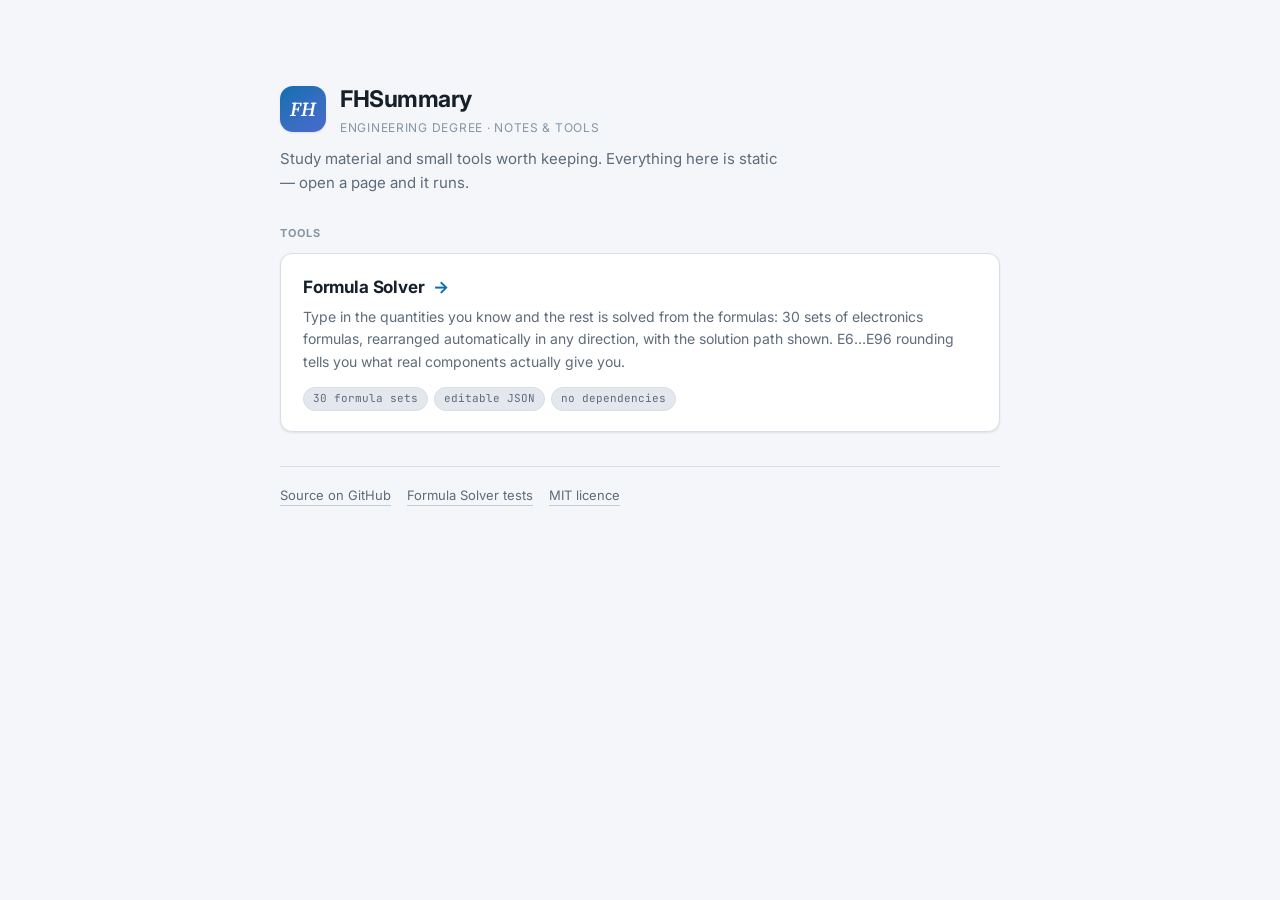
<file: index.html>
<!DOCTYPE html>
<html lang="en">
<head>
<meta charset="utf-8">
<meta name="viewport" content="width=device-width, initial-scale=1">
<title>FHSummary</title>
<meta name="description" content="Study material and small tools from an electrical engineering degree.">
<link rel="preconnect" href="https://fonts.googleapis.com">
<link rel="preconnect" href="https://fonts.gstatic.com" crossorigin>
<link href="https://fonts.googleapis.com/css2?family=Inter:wght@400;500;600;700&family=JetBrains+Mono:wght@400;500&family=Source+Serif+4:ital,wght@1,600&display=swap" rel="stylesheet">
<link rel="icon" href="data:image/svg+xml,%3Csvg xmlns='http://www.w3.org/2000/svg' viewBox='0 0 100 100'%3E%3Crect width='100' height='100' rx='22' fill='%230b6fb0'/%3E%3Ctext x='50' y='72' font-size='58' font-family='Georgia,serif' font-style='italic' fill='white' text-anchor='middle'%3EFH%3C/text%3E%3C/svg%3E">
<style>
  :root {
    --bg: #f4f6f9; --card: #fff; --sunken: #e4e8ee;
    --line: #d7dee7; --line-strong: #c2ccd8;
    --fg: #16202b; --dim: #5d6b7a; --faint: #8695a5;
    --accent: #0b6fb0; --accent-fg: #fff; --accent-soft: rgba(11, 111, 176, 0.1);
    --shadow: 0 1px 2px rgba(16, 28, 40, 0.06), 0 1px 3px rgba(16, 28, 40, 0.04);
    --shadow-lift: 0 10px 30px rgba(16, 28, 40, 0.1);
  }
  :root:not([data-theme="light"]) { color-scheme: light dark; }
  @media (prefers-color-scheme: dark) {
    :root:not([data-theme="light"]) {
      --bg: #0e1319; --card: #161d26; --sunken: #11171e;
      --line: #27313d; --line-strong: #38475a;
      --fg: #e4ebf3; --dim: #93a2b4; --faint: #6b7b8d;
      --accent: #4cc2ff; --accent-fg: #06202e; --accent-soft: rgba(76, 194, 255, 0.14);
      --shadow: 0 1px 2px rgba(0, 0, 0, 0.4);
      --shadow-lift: 0 12px 34px rgba(0, 0, 0, 0.5);
    }
  }
  :root[data-theme="dark"] {
    --bg: #0e1319; --card: #161d26; --sunken: #11171e;
    --line: #27313d; --line-strong: #38475a;
    --fg: #e4ebf3; --dim: #93a2b4; --faint: #6b7b8d;
    --accent: #4cc2ff; --accent-fg: #06202e; --accent-soft: rgba(76, 194, 255, 0.14);
    --shadow: 0 1px 2px rgba(0, 0, 0, 0.4);
    --shadow-lift: 0 12px 34px rgba(0, 0, 0, 0.5);
  }

  * { box-sizing: border-box; }
  body {
    margin: 0;
    padding: 9vh 20px 60px;
    background: var(--bg);
    color: var(--fg);
    font: 15px/1.6 "Inter", "Segoe UI", system-ui, -apple-system, sans-serif;
    -webkit-font-smoothing: antialiased;
  }
  .wrap { max-width: 720px; margin: 0 auto; }

  header { display: flex; align-items: center; gap: 14px; margin-bottom: 10px; }
  .mark {
    width: 46px; height: 46px; flex: none;
    display: grid; place-items: center;
    border-radius: 13px;
    background: linear-gradient(145deg, var(--accent), color-mix(in oklab, var(--accent) 62%, #7c5cff));
    color: var(--accent-fg);
    font-family: "Source Serif 4", Georgia, serif;
    font-style: italic; font-weight: 600; font-size: 20px;
    box-shadow: var(--shadow);
  }
  h1 { font-size: 23px; margin: 0; letter-spacing: -0.02em; }
  .tag { color: var(--faint); font-size: 12px; letter-spacing: 0.06em; text-transform: uppercase; }
  .lede { color: var(--dim); margin: 0 0 30px; max-width: 56ch; }

  .eyebrow {
    font-size: 11px; font-weight: 700; letter-spacing: 0.09em;
    text-transform: uppercase; color: var(--faint);
    margin: 0 0 10px;
  }

  .card {
    display: block;
    padding: 20px 22px;
    border: 1px solid var(--line);
    border-radius: 12px;
    background: var(--card);
    box-shadow: var(--shadow);
    text-decoration: none;
    color: inherit;
    transition: transform 0.15s ease, border-color 0.15s ease, box-shadow 0.15s ease;
  }
  .card:hover, .card:focus-visible {
    transform: translateY(-2px);
    border-color: var(--accent);
    box-shadow: var(--shadow-lift);
    outline: none;
  }
  .card h2 { font-size: 17px; margin: 0 0 5px; letter-spacing: -0.01em; }
  .card h2 .arrow { color: var(--accent); margin-left: 5px; }
  .card p { margin: 0; color: var(--dim); font-size: 14px; }
  .chips { display: flex; flex-wrap: wrap; gap: 6px; margin-top: 14px; }
  .chip {
    font-family: "JetBrains Mono", ui-monospace, monospace;
    font-size: 11px;
    color: var(--dim);
    background: var(--sunken);
    border: 1px solid var(--line);
    border-radius: 999px;
    padding: 2px 9px;
  }

  footer {
    margin-top: 34px;
    padding-top: 18px;
    border-top: 1px solid var(--line);
    color: var(--faint);
    font-size: 13px;
    display: flex;
    gap: 16px;
    flex-wrap: wrap;
  }
  footer a { color: var(--dim); text-decoration: none; border-bottom: 1px solid var(--line-strong); }
  footer a:hover { color: var(--accent); border-color: var(--accent); }

  @media (prefers-reduced-motion: reduce) { * { transition: none !important; } }
</style>
</head>
<body>
<div class="wrap">
  <header>
    <div class="mark">FH</div>
    <div>
      <h1>FHSummary</h1>
      <div class="tag">Engineering degree &middot; notes &amp; tools</div>
    </div>
  </header>

  <p class="lede">
    Study material and small tools worth keeping. Everything here is static —
    open a page and it runs.
  </p>

  <p class="eyebrow">Tools</p>

  <a class="card" href="formula-solver/">
    <h2>Formula Solver <span class="arrow">&rarr;</span></h2>
    <p>
      Type in the quantities you know and the rest is solved from the formulas:
      30 sets of electronics formulas, rearranged automatically in any direction,
      with the solution path shown. E6…E96 rounding tells you what real
      components actually give you.
    </p>
    <div class="chips">
      <span class="chip">30 formula sets</span>
      <span class="chip">editable JSON</span>
      <span class="chip">no dependencies</span>
    </div>
  </a>

  <footer>
    <a href="https://github.com/MelDeubelbeiss/FHSummary">Source on GitHub</a>
    <a href="formula-solver/tests.html">Formula Solver tests</a>
    <a href="https://github.com/MelDeubelbeiss/FHSummary/blob/main/LICENSE">MIT licence</a>
  </footer>
</div>
</body>
</html>
</file>
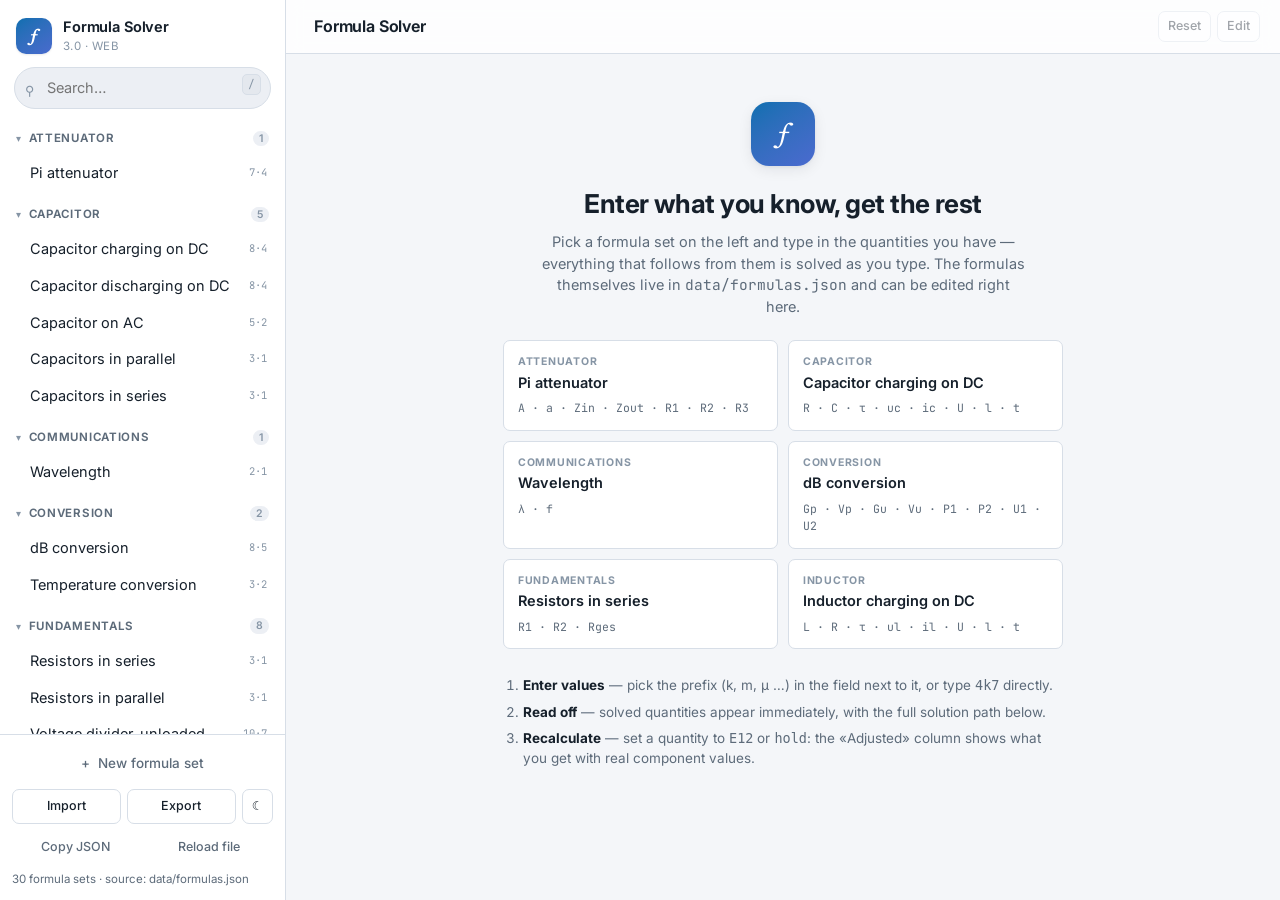
<file: formula-solver/index.html>
<!DOCTYPE html>
<html lang="en">
<head>
<meta charset="utf-8">
<meta name="viewport" content="width=device-width, initial-scale=1">
<title>Formula Solver</title>
<meta name="description" content="Type in the quantities you know and the rest is solved from the formulas. The formula sets come from a JSON file.">
<link rel="preconnect" href="https://fonts.googleapis.com">
<link rel="preconnect" href="https://fonts.gstatic.com" crossorigin>
<link href="https://fonts.googleapis.com/css2?family=Inter:wght@400;500;600;700&family=JetBrains+Mono:wght@400;500;600&family=Source+Serif+4:ital,wght@0,400;0,600;1,400;1,600&display=swap" rel="stylesheet">
<link rel="stylesheet" href="css/app.css">
<script>
/* Set the theme early so there is no flash of the wrong one.
   Order: the viewer's own choice > an existing data-theme > system setting. */
(function () {
  var root = document.documentElement, t = null;
  try { t = localStorage.getItem('formulasolver.theme'); } catch (e) {}
  if (!t) t = root.getAttribute('data-theme');
  if (!t) t = window.matchMedia && window.matchMedia('(prefers-color-scheme: dark)').matches ? 'dark' : 'light';
  root.setAttribute('data-theme', t);
})();
</script>
<link rel="icon" href="data:image/svg+xml,%3Csvg xmlns='http://www.w3.org/2000/svg' viewBox='0 0 100 100'%3E%3Crect width='100' height='100' rx='22' fill='%230b6fb0'/%3E%3Ctext x='50' y='72' font-size='64' font-family='Georgia,serif' font-style='italic' fill='white' text-anchor='middle'%3E%C6%92%3C/text%3E%3C/svg%3E">
</head>
<body>

<div class="layout">

  <!-- ------------------------------------------------------- Sidebar -->
  <aside class="sidebar" id="sidebar">
    <div class="brand">
      <div class="brand-mark">&#402;</div>
      <div>
        <div class="brand-title">Formula Solver</div>
        <div class="brand-sub">3.0 &middot; Web</div>
      </div>
    </div>

    <div class="search-wrap">
      <span class="search-icon">&#9906;</span>
      <input id="search" class="search" type="search" placeholder="Search&hellip;" autocomplete="off" spellcheck="false">
      <kbd>/</kbd>
    </div>

    <nav class="nav" id="nav"></nav>

    <div class="sidebar-foot">
      <button class="btn btn-ghost" id="btn-new">+&nbsp; New formula set</button>
      <div class="foot-row">
        <button class="btn sm" id="btn-import" title="Load a JSON file">Import</button>
        <button class="btn sm" id="btn-export" title="Save as formulas.json">Export</button>
        <button class="btn sm icon" id="btn-theme" style="flex:none">&#9790;</button>
      </div>
      <div class="foot-row">
        <button class="btn btn-ghost sm" id="btn-copy" title="Copy the whole database as JSON">Copy JSON</button>
        <button class="btn btn-ghost sm" id="btn-reload" title="Discard local changes">Reload file</button>
      </div>
      <div class="muted xs" id="source-line"></div>
    </div>
  </aside>
  <div class="scrim" id="scrim"></div>

  <!-- ---------------------------------------------------------- Main -->
  <main class="main">
    <header class="topbar">
      <button class="btn btn-ghost icon only-mobile" id="btn-menu" title="Menu">&#9776;</button>
      <div class="crumbs">
        <span class="crumb-cat" id="crumb-cat"></span>
        <span class="crumb-sep" id="crumb-sep">/</span>
        <span class="crumb-name" id="crumb-name">Formula Solver</span>
      </div>
      <div class="topbar-actions">
        <button class="btn sm" id="btn-reset" disabled>Reset</button>
        <button class="btn sm" id="btn-edit" disabled>Edit</button>
      </div>
    </header>
    <div class="content" id="content"></div>
  </main>
</div>

<!-- ----------------------------------------------------------- Editor -->
<div class="modal-backdrop" id="modal">
  <div class="modal" role="dialog" aria-modal="true" aria-labelledby="ed-title">
    <div class="modal-head">
      <h2 id="ed-title">Edit formula set</h2>
      <span class="spacer"></span>
      <button class="btn btn-ghost icon" id="btn-ed-close" title="Close">&#10005;</button>
    </div>

    <div class="modal-body">
      <div class="form-grid">
        <div>
          <label class="lbl" for="ed-name">Name</label>
          <input class="inp" id="ed-name" placeholder="Voltage divider, unloaded">
        </div>
        <div>
          <label class="lbl" for="ed-cat">Category (JSON field &ldquo;Untermenu&rdquo;)</label>
          <input class="inp" id="ed-cat" list="ed-cats" placeholder="Fundamentals">
          <datalist id="ed-cats"></datalist>
        </div>
      </div>

      <div>
        <div class="erow-head" style="margin-bottom:6px">
          <span>Symbol</span><span>Unit</span><span>Description</span><span></span>
        </div>
        <div class="editor-rows" id="ed-rows"></div>
        <button class="btn btn-ghost sm" id="btn-ed-addvar" style="margin-top:7px">+ Quantity</button>
      </div>

      <div>
        <label class="lbl">Formulas &mdash; <code>target quantity, expression</code></label>
        <div class="editor-rows" id="ed-formulas"></div>
        <button class="btn btn-ghost sm" id="btn-ed-addformula" style="margin-top:7px">+ Formula</button>
        <div class="hint" style="margin-top:9px">
          Same notation as the Python version:
          <code>Rges, R1 + R2</code>, <code>Pow(I, 2)</code> or <code>I**2</code>,
          <code>sqrt(x)</code>, <code>log(x, 10)</code>, <code>pi</code>, <code>E</code>.
          Every formula can be used in any direction &ndash; it is rearranged automatically.
        </div>
      </div>

      <div id="ed-problems"></div>
    </div>

    <div class="modal-foot">
      <button class="btn btn-danger sm" id="btn-ed-delete">Delete</button>
      <span class="spacer"></span>
      <button class="btn" id="btn-ed-cancel">Cancel</button>
      <button class="btn btn-primary" id="btn-ed-save">Save</button>
    </div>
  </div>
</div>

<!-- ------------------------------------------- Recalculation rules -->
<div class="modal-backdrop" id="rules-dialog">
  <div class="modal narrow" role="dialog" aria-modal="true" aria-labelledby="rules-title">
    <div class="modal-head">
      <h2 id="rules-title">Default recalculation</h2>
      <span class="spacer"></span>
      <button class="btn btn-ghost icon" id="btn-rules-close" title="Close">&#10005;</button>
    </div>

    <div class="modal-body">
      <p class="hint" style="margin:0">
        Each rule matches a <b>unit</b> (every quantity measured in it) or a single
        <b>symbol</b>. Symbols win over units. Everything not matched falls to the
        last row. <span id="rules-origin" class="muted"></span>
      </p>

      <div>
        <div class="rule-head"><span>Unit or symbol</span><span>Mode</span><span></span></div>
        <div class="editor-rows" id="rules-rows"></div>
        <datalist id="rule-keys"></datalist>
        <button class="btn btn-ghost sm" id="btn-rules-add" style="margin-top:7px">+ Rule</button>
      </div>

      <div class="rule-rest">
        <span class="lbl" style="margin:0">Everything else</span>
        <select class="inp" id="rules-rest"></select>
      </div>

      <label class="check">
        <input type="checkbox" id="rules-auto">
        <span>Apply automatically whenever a formula set is opened</span>
      </label>
    </div>

    <div class="modal-foot wrap">
      <button class="btn sm" id="btn-rules-apply" title="Use the rules now, without saving them">Apply once</button>
      <span class="spacer"></span>
      <button class="btn" id="btn-rules-cancel">Cancel</button>
      <button class="btn" id="btn-rules-set">Store in this set</button>
      <button class="btn btn-primary" id="btn-rules-global">Save as my default</button>
    </div>
  </div>
</div>

<div class="dropzone" id="dropzone"><div class="dz-inner">Drop a JSON file here</div></div>
<div class="toasts" id="toasts"></div>
<input type="file" id="file-input" accept=".json,application/json" style="display:none">

<!-- Fallback copy of the formulas, so the page also works without a web
     server (opened straight from file://). data/formulas.json stays the
     source of truth. -->
<script type="application/json" id="seed-data">
[
  {
    "Formelzeichen": [
      "R1",
      "R2",
      "Rges"
    ],
    "Einheiten": [
      "\u03a9",
      "\u03a9",
      "\u03a9"
    ],
    "Name": "Resistors in series",
    "Beschreibung": [
      "Series resistor 1",
      "Series resistor 2",
      "Total resistance"
    ],
    "Formeln": [
      "Rges, R1 + R2"
    ],
    "Untermenu": "Fundamentals"
  },
  {
    "Formelzeichen": [
      "R1",
      "R2",
      "Rges"
    ],
    "Einheiten": [
      "\u03a9",
      "\u03a9",
      "\u03a9"
    ],
    "Name": "Resistors in parallel",
    "Beschreibung": [
      "Parallel resistor 1",
      "Parallel resistor 2",
      "Total resistance"
    ],
    "Formeln": [
      "Rges, (R1 * R2) / (R1 + R2)"
    ],
    "Untermenu": "Fundamentals"
  },
  {
    "Formelzeichen": [
      "R1",
      "R2",
      "Uin",
      "Uout",
      "Iges",
      "PR1",
      "PR2",
      "Pges",
      "Gu",
      "Gp"
    ],
    "Einheiten": [
      "\u03a9",
      "\u03a9",
      "V",
      "V",
      "A",
      "W",
      "W",
      "W",
      "dB",
      "dB"
    ],
    "Name": "Voltage divider, unloaded",
    "Beschreibung": [
      "Resistor 1",
      "Resistor 2",
      "Input voltage",
      "Output voltage",
      "Current",
      "Power in R1",
      "Power in R2",
      "Total power",
      "Voltage gain in dB",
      "Power gain in dB"
    ],
    "Formeln": [
      "Uout, Uin * R2 / (R1 + R2)",
      "Iges, Uin / (R1 + R2)",
      "PR1, Pow(Iges, 2) * R1",
      "PR2, Pow(Iges, 2) * R2",
      "Pges, PR1 + PR2",
      "Gu, 20 * log(Uout / Uin, 10)",
      "Gp, 10 * log(PR2 / Pges, 10)"
    ],
    "Untermenu": "Fundamentals"
  },
  {
    "Formelzeichen": [
      "R1",
      "R2",
      "RL",
      "Rges",
      "Uin",
      "Uout",
      "IR1",
      "IR2",
      "IRL",
      "PR1",
      "PR2",
      "PRL",
      "Pges",
      "Gu",
      "Gp"
    ],
    "Einheiten": [
      "\u03a9",
      "\u03a9",
      "\u03a9",
      "\u03a9",
      "V",
      "V",
      "A",
      "A",
      "A",
      "W",
      "W",
      "W",
      "W",
      "dB",
      "dB"
    ],
    "Name": "Voltage divider, loaded",
    "Beschreibung": [
      "Resistor 1",
      "Resistor 2",
      "Load resistor",
      "Total resistance",
      "Input voltage",
      "Output voltage",
      "Current through R1 (total)",
      "Current through R2",
      "Current through RL",
      "Power in R1",
      "Power in R2",
      "Power in RL",
      "Total power",
      "Voltage gain in dB",
      "Power gain in dB"
    ],
    "Formeln": [
      "Rges, R1 + (R2 * RL / (R2 + RL))",
      "Rges, Uin / IR1",
      "Uout, Uin * (R2 * RL / (R2 + RL)) / (R1 + (R2 * RL / (R2 + RL)))",
      "IR1, Uin / (R1 + (R2 * RL / (R2 + RL)))",
      "IR2, Uout / R2",
      "IRL, Uout / RL",
      "PR1, Pow(IR1, 2) * R1",
      "PR2, Pow(IR2, 2) * R2",
      "PRL, Pow(IRL, 2) * RL",
      "Pges, PR1 + PR2 + PRL",
      "Gu, 20 * log(Uout / Uin, 10)",
      "Gp, 10 * log(PRL / Pges, 10)"
    ],
    "Untermenu": "Fundamentals"
  },
  {
    "Formelzeichen": [
      "RA",
      "RB",
      "RC",
      "RAB",
      "RAC",
      "RBC"
    ],
    "Einheiten": [
      "\u03a9",
      "\u03a9",
      "\u03a9",
      "\u03a9",
      "\u03a9",
      "\u03a9"
    ],
    "Name": "Star and delta",
    "Beschreibung": [
      "Resistance from node A to the centre",
      "Resistance from node B to the centre",
      "Resistance from node C to the centre",
      "Resistance between nodes A and B",
      "Resistance between nodes A and C",
      "Resistance between nodes B and C"
    ],
    "Formeln": [
      "RAC, (RA * RB + RB * RC + RC * RA) / RB",
      "RAB, (RA * RB + RB * RC + RC * RA) / RC",
      "RBC, (RA * RB + RB * RC + RC * RA) / RA",
      "RA, (RAB * RAC) / (RAB + RAC + RBC)",
      "RB, (RAB * RBC) / (RAB + RAC + RBC)",
      "RC, (RAC * RBC) / (RAB + RAC + RBC)"
    ],
    "Untermenu": "Fundamentals"
  },
  {
    "Formelzeichen": [
      "U",
      "R",
      "l",
      "P"
    ],
    "Einheiten": [
      "V",
      "\u03a9",
      "A",
      "W"
    ],
    "Name": "Ohm's law and power",
    "Beschreibung": [
      "Voltage",
      "Resistance",
      "Current",
      "Power"
    ],
    "Formeln": [
      "U, R * l",
      "P, U * l"
    ],
    "Untermenu": "Fundamentals"
  },
  {
    "Formelzeichen": [
      "U",
      "u",
      "us",
      "w",
      "f",
      "T",
      "uss",
      "t"
    ],
    "Einheiten": [
      "V",
      "V",
      "V",
      "Hz",
      "Hz",
      "s",
      "V",
      "s"
    ],
    "Name": "AC quantities",
    "Beschreibung": [
      "RMS value",
      "Instantaneous value",
      "Peak value",
      "Angular frequency",
      "Frequency",
      "Period",
      "Peak-to-peak value",
      "Point in time"
    ],
    "Formeln": [
      "U, us / sqrt(2)",
      "u, us * sin(w * t)",
      "w, 2 * pi * f",
      "T, 1 / f",
      "uss, 2 * sqrt(2) * U"
    ],
    "Untermenu": "Fundamentals"
  },
  {
    "Formelzeichen": [
      "R",
      "C",
      "\u03c4",
      "uc",
      "ic",
      "U",
      "l",
      "t"
    ],
    "Einheiten": [
      "\u03a9",
      "F",
      "s",
      "V",
      "A",
      "V",
      "A",
      "s"
    ],
    "Name": "Capacitor charging on DC",
    "Beschreibung": [
      "Series resistor",
      "Capacitance",
      "Time constant",
      "Instantaneous voltage",
      "Instantaneous current",
      "Supply voltage",
      "Initial current",
      "Time"
    ],
    "Formeln": [
      "\u03c4, R * C",
      "uc, U * (1 - E ** (-1 * t / \u03c4))",
      "ic, l * E ** (-t / \u03c4)",
      "l, U / R"
    ],
    "Untermenu": "Capacitor"
  },
  {
    "Formelzeichen": [
      "R",
      "C",
      "\u03c4",
      "uc",
      "ic",
      "U",
      "l",
      "t"
    ],
    "Einheiten": [
      "\u03a9",
      "F",
      "s",
      "V",
      "A",
      "V",
      "A",
      "s"
    ],
    "Name": "Capacitor discharging on DC",
    "Beschreibung": [
      "Series resistor",
      "Capacitance",
      "Time constant",
      "Instantaneous voltage",
      "Instantaneous current",
      "Supply voltage",
      "Initial current",
      "Time"
    ],
    "Formeln": [
      "\u03c4, R * C",
      "uc, U * (E ** (-1 * t / \u03c4))",
      "ic, -l * E ** (-t / \u03c4)",
      "l, U / R"
    ],
    "Untermenu": "Capacitor"
  },
  {
    "Formelzeichen": [
      "C",
      "Xc",
      "U",
      "l",
      "f"
    ],
    "Einheiten": [
      "F",
      "\u03a9",
      "V",
      "A",
      "Hz"
    ],
    "Name": "Capacitor on AC",
    "Beschreibung": [
      "Capacitance",
      "Capacitive reactance",
      "Voltage",
      "Current",
      "Frequency"
    ],
    "Formeln": [
      "Xc, U / l",
      "Xc, 1 / (2 * pi * f * C)"
    ],
    "Untermenu": "Capacitor"
  },
  {
    "Formelzeichen": [
      "C1",
      "C2",
      "Cges"
    ],
    "Einheiten": [
      "F",
      "F",
      "F"
    ],
    "Name": "Capacitors in parallel",
    "Beschreibung": [
      "Parallel capacitor 1",
      "Parallel capacitor 2",
      "Total capacitance"
    ],
    "Formeln": [
      "Cges, C1 + C2"
    ],
    "Untermenu": "Capacitor"
  },
  {
    "Formelzeichen": [
      "C1",
      "C2",
      "Cges"
    ],
    "Einheiten": [
      "F",
      "F",
      "F"
    ],
    "Name": "Capacitors in series",
    "Beschreibung": [
      "Series capacitor 1",
      "Series capacitor 2",
      "Total capacitance"
    ],
    "Formeln": [
      "Cges, 1 / (1 / C1 + 1 / C2)"
    ],
    "Untermenu": "Capacitor"
  },
  {
    "Formelzeichen": [
      "L",
      "R",
      "\u03c4",
      "ul",
      "il",
      "U",
      "l",
      "t"
    ],
    "Einheiten": [
      "H",
      "\u03a9",
      "s",
      "V",
      "A",
      "V",
      "A",
      "s"
    ],
    "Name": "Inductor charging on DC",
    "Beschreibung": [
      "Inductance",
      "Resistance",
      "Time constant",
      "Instantaneous voltage",
      "Instantaneous current",
      "Voltage",
      "Current",
      "Time"
    ],
    "Formeln": [
      "\u03c4, L / R",
      "ul, U * E ** (-t / \u03c4)",
      "il, l * (1 - E **(-t / \u03c4))",
      "l, U / R"
    ],
    "Untermenu": "Inductor"
  },
  {
    "Formelzeichen": [
      "L",
      "R",
      "\u03c4",
      "ul",
      "il",
      "U",
      "l",
      "t"
    ],
    "Einheiten": [
      "H",
      "\u03a9",
      "s",
      "V",
      "A",
      "V",
      "A",
      "s"
    ],
    "Name": "Inductor discharging on DC",
    "Beschreibung": [
      "Inductance",
      "Resistance",
      "Time constant",
      "Instantaneous voltage",
      "Instantaneous current",
      "Voltage",
      "Current",
      "Time"
    ],
    "Formeln": [
      "\u03c4, L / R",
      "ul, -U * E ** (-t / \u03c4)",
      "il, l * (E **(-t / \u03c4))",
      "l, U / R"
    ],
    "Untermenu": "Inductor"
  },
  {
    "Formelzeichen": [
      "L",
      "Xl",
      "U",
      "l",
      "f"
    ],
    "Einheiten": [
      "H",
      "\u03a9",
      "V",
      "A",
      "Hz"
    ],
    "Name": "Inductor on AC",
    "Beschreibung": [
      "Inductance",
      "Inductive reactance",
      "Voltage",
      "Current",
      "Frequency"
    ],
    "Formeln": [
      "Xl, U / l",
      "Xl, 2 * pi * f * L"
    ],
    "Untermenu": "Inductor"
  },
  {
    "Formelzeichen": [
      "C",
      "Xc",
      "R",
      "Z",
      "Uc",
      "Ur",
      "Uges",
      "l",
      "\u03c6",
      "f"
    ],
    "Einheiten": [
      "F",
      "\u03a9",
      "\u03a9",
      "\u03a9",
      "V",
      "V",
      "V",
      "A",
      "\u00b0",
      "Hz"
    ],
    "Name": "RC series circuit",
    "Beschreibung": [
      "Capacitance",
      "Capacitive reactance",
      "Resistance",
      "Impedance",
      "Capacitor voltage",
      "Resistor voltage",
      "Total voltage",
      "Current",
      "Phase shift",
      "Frequency"
    ],
    "Formeln": [
      "Xc, 1 / (2 * pi * f * C)",
      "Uges ** 2, (Ur ** 2 + Uc ** 2)",
      "Z, Uges / l",
      "Z, (R ** 2 + Xc ** 2) ** (1/2)"
    ],
    "Untermenu": "Resistance & reactance"
  },
  {
    "Formelzeichen": [
      "RC",
      "RB",
      "IC",
      "IBsoll",
      "IBist",
      "UB",
      "UBE",
      "UE",
      "UCEsat",
      "\u00fc",
      "B",
      "Pv",
      "caPv"
    ],
    "Einheiten": [
      "\u03a9",
      "\u03a9",
      "A",
      "A",
      "A",
      "V",
      "V",
      "V",
      "V",
      "",
      "",
      "W",
      "W"
    ],
    "Name": "Transistor as a switch",
    "Beschreibung": [
      "Collector resistor",
      "Base resistor",
      "Collector current",
      "Base current without overdrive",
      "Base current with overdrive",
      "Supply voltage",
      "Base-emitter voltage",
      "Input voltage",
      "Collector-emitter saturation voltage",
      "Overdrive factor (2 - 5)",
      "DC current gain",
      "Power dissipation (base included)",
      "Power dissipation (base excluded)"
    ],
    "Formeln": [
      "(UB - UCEsat) / IC, RC",
      "IC / B, IBsoll",
      "\u00fc * IBsoll, IBist",
      "(UE - UBE) / IBist, RB",
      "UCEsat * IC + UBE * IBist, Pv",
      "UCEsat * IC, caPv"
    ],
    "Untermenu": "Transistor"
  },
  {
    "Formelzeichen": [
      "ti",
      "tp",
      "D",
      "T",
      "f",
      "RA",
      "RB",
      "C"
    ],
    "Einheiten": [
      "s",
      "s",
      "%",
      "s",
      "Hz",
      "\u03a9",
      "\u03a9",
      "F"
    ],
    "Name": "NE555 astable",
    "Beschreibung": [
      "Pulse time (output high)",
      "Pause time (output low)",
      "Duty cycle",
      "Period",
      "Frequency",
      "Resistance",
      "Resistance",
      "Capacitor"
    ],
    "Formeln": [
      "ti + tp, T",
      "0.69 * (RA + RB) * C, ti",
      "0.69 * RB * C, tp",
      "0.69 * (RA + 2 * RB) * C, T",
      "1 / T, f",
      "ti / T * 100, D"
    ],
    "Untermenu": "NE555",
    "Recalc": {
      "\u03a9": "e24",
      "F": "e12",
      "*": "free"
    }
  },
  {
    "Formelzeichen": [
      "ti",
      "R",
      "C"
    ],
    "Einheiten": [
      "s",
      "\u03a9",
      "F"
    ],
    "Name": "NE555 monostable",
    "Beschreibung": [
      "Pulse time (output high)",
      "Resistance",
      "Capacitor"
    ],
    "Formeln": [
      "R * C * 1.1, ti"
    ],
    "Untermenu": "NE555",
    "Recalc": {
      "\u03a9": "e24",
      "F": "e12",
      "*": "free"
    }
  },
  {
    "Formelzeichen": [
      "A",
      "a",
      "Zin",
      "Zout",
      "R1",
      "R2",
      "R3"
    ],
    "Einheiten": [
      "dB",
      "",
      "\u03a9",
      "\u03a9",
      "\u03a9",
      "\u03a9",
      "\u03a9"
    ],
    "Name": "Pi attenuator",
    "Beschreibung": [
      "Attenuation in dB",
      "Attenuation factor",
      "Input impedance",
      "Output impedance",
      "Resistor to the input",
      "Resistor to the output",
      "Resistor to GND"
    ],
    "Formeln": [
      "10 ** (A / 20), a",
      "((a ** 2 - 1) * Zin * Zout ** (1 / 2)) / ((a ** 2 + 1) * Zout ** (1 / 2) - 2 * a * Zin ** (1 / 2)), R1",
      "((a ** 2 - 1) * (Zin * Zout) ** (1 / 2)) / (2 * a), R2",
      "((a ** 2 - 1) * Zout * Zin ** (1 / 2)) / ((a ** 2 + 1) * Zin ** (1 / 2) - 2 * a * Zout ** (1 / 2)), R3"
    ],
    "Untermenu": "Attenuator"
  },
  {
    "Formelzeichen": [
      "Gp",
      "Vp",
      "Gu",
      "Vu",
      "P1",
      "P2",
      "U1",
      "U2"
    ],
    "Einheiten": [
      "dB",
      "",
      "dB",
      "",
      "W",
      "W",
      "V",
      "V"
    ],
    "Name": "dB conversion",
    "Beschreibung": [
      "Power gain in dB",
      "Power gain factor",
      "Voltage gain in dB",
      "Voltage gain factor",
      "Input power",
      "Output power",
      "Input voltage",
      "Output voltage"
    ],
    "Formeln": [
      "P2 / P1, Vp",
      "10 ** (Gp / 10), Vp",
      "U2 / U1, Vu",
      "10 ** (Gu / 20), Vu",
      "Gp, Gu"
    ],
    "Untermenu": "Conversion"
  },
  {
    "Formelzeichen": [
      "\u03bb",
      "f"
    ],
    "Einheiten": [
      "m",
      "Hz"
    ],
    "Name": "Wavelength",
    "Beschreibung": [
      "Wavelength",
      "Frequency"
    ],
    "Formeln": [
      "300000000 / f, \u03bb"
    ],
    "Untermenu": "Communications"
  },
  {
    "Formelzeichen": [
      "fgu",
      "fgo",
      "vumax",
      "RE",
      "RFB",
      "CE",
      "CFB"
    ],
    "Einheiten": [
      "Hz",
      "Hz",
      "",
      "\u03a9",
      "\u03a9",
      "F",
      "F"
    ],
    "Name": "Op-amp band-pass",
    "Beschreibung": [
      "Lower cut-off frequency",
      "Upper cut-off frequency",
      "Maximum voltage gain",
      "Input resistor",
      "Feedback resistor",
      "Input capacitor",
      "Feedback capacitor"
    ],
    "Formeln": [
      "-vumax * RE, RFB",
      "1 / (2 * pi * fgo * RFB), CFB",
      "1 / (2 * pi * fgu * RE), CE"
    ],
    "Untermenu": "Op-amp",
    "Recalc": {
      "\u03a9": "e24",
      "F": "e12",
      "*": "free"
    }
  },
  {
    "Formelzeichen": [
      "fg",
      "vumax",
      "RE",
      "RFB",
      "CFB"
    ],
    "Einheiten": [
      "Hz",
      "",
      "\u03a9",
      "\u03a9",
      "F"
    ],
    "Name": "Op-amp low-pass",
    "Beschreibung": [
      "Cut-off frequency",
      "Maximum voltage gain",
      "Input resistor",
      "Feedback resistor",
      "Capacitor"
    ],
    "Formeln": [
      "-vumax * RE, RFB",
      "1 / (2 * pi * fg * RFB), CFB"
    ],
    "Untermenu": "Op-amp",
    "Recalc": {
      "\u03a9": "e24",
      "F": "e12",
      "*": "free"
    }
  },
  {
    "Formelzeichen": [
      "fg",
      "vumax",
      "RE",
      "CE",
      "RFB"
    ],
    "Einheiten": [
      "Hz",
      "",
      "\u03a9",
      "F",
      "\u03a9"
    ],
    "Name": "Op-amp high-pass",
    "Beschreibung": [
      "Cut-off frequency",
      "Maximum voltage gain",
      "Input resistor",
      "Series capacitor",
      "Feedback resistor"
    ],
    "Formeln": [
      "CE, 1 / (2 * pi * fg * RFB)",
      "RFB, -vumax * RE"
    ],
    "Untermenu": "Op-amp",
    "Recalc": {
      "\u03a9": "e24",
      "F": "e12",
      "*": "free"
    }
  },
  {
    "Formelzeichen": [
      "Vu",
      "RC",
      "RE",
      "RL"
    ],
    "Einheiten": [
      "",
      "\u03a9",
      "\u03a9",
      "\u03a9"
    ],
    "Name": "Common emitter stage",
    "Beschreibung": [
      "Voltage gain",
      "Collector resistor",
      "Emitter resistor",
      "Load resistor"
    ],
    "Formeln": [
      "Vu, ((RC * RL) / (RC + RL)) / RE"
    ],
    "Untermenu": "Transistor"
  },
  {
    "Formelzeichen": [
      "Ub",
      "IF",
      "UF",
      "Rv",
      "URv"
    ],
    "Einheiten": [
      "V",
      "A",
      "V",
      "\u03a9",
      "V"
    ],
    "Name": "LED series resistor",
    "Beschreibung": [
      "Supply voltage",
      "Forward current",
      "Forward voltage",
      "Series resistor",
      "Voltage across the resistor"
    ],
    "Formeln": [
      "Ub, UF + URv",
      "IF, URv / Rv"
    ],
    "Untermenu": "Fundamentals",
    "Recalc": {
      "\u03a9": "e24",
      "IF": "free",
      "*": "auto"
    }
  },
  {
    "Formelzeichen": [
      "R1",
      "R2",
      "Uout",
      "Uref",
      "Iadj"
    ],
    "Einheiten": [
      "\u03a9",
      "\u03a9",
      "V",
      "V",
      "A"
    ],
    "Name": "LM317 regulator",
    "Beschreibung": [
      "Upper resistor",
      "Lower resistor",
      "Output voltage",
      "Reference voltage",
      "ADJ current"
    ],
    "Formeln": [
      "Uout, Uref * (1 + R2 / R1) + R2 * Iadj"
    ],
    "Untermenu": "LM317",
    "Recalc": {
      "\u03a9": "e24",
      "Uout": "free",
      "*": "auto"
    }
  },
  {
    "Formelzeichen": [
      "f",
      "T",
      "R",
      "C",
      "VH",
      "VTP",
      "VTN"
    ],
    "Einheiten": [
      "Hz",
      "s",
      "\u03a9",
      "F",
      "V",
      "V",
      "V"
    ],
    "Name": "Schmitt trigger oscillator",
    "Beschreibung": [
      "Frequency",
      "Period",
      "Resistance",
      "Capacitance",
      "Hysteresis voltage",
      "Upper threshold",
      "Lower threshold"
    ],
    "Formeln": [
      "f, VH / R / C",
      "VH, VTP - VTN",
      "f, 1 / T"
    ],
    "Untermenu": "Oscillator",
    "Recalc": {
      "\u03a9": "e24",
      "F": "e12",
      "f": "free",
      "T": "free",
      "*": "auto"
    }
  },
  {
    "Formelzeichen": [
      "Tk",
      "Tc",
      "Tf"
    ],
    "Einheiten": [
      "\u00b0K",
      "\u00b0C",
      "\u00b0F"
    ],
    "Name": "Temperature conversion",
    "Beschreibung": [
      "Kelvin",
      "Celsius",
      "Fahrenheit"
    ],
    "Formeln": [
      "Tk, Tc + 273.15",
      "Tc, (Tf - 32) / 1.8"
    ],
    "Untermenu": "Conversion"
  }
]
</script>

<script src="js/math.js"></script>
<script src="js/format.js"></script>
<script src="js/solver.js"></script>
<script src="js/recalc.js"></script>
<script src="js/store.js"></script>
<script src="js/app.js"></script>
</body>
</html>
</file>
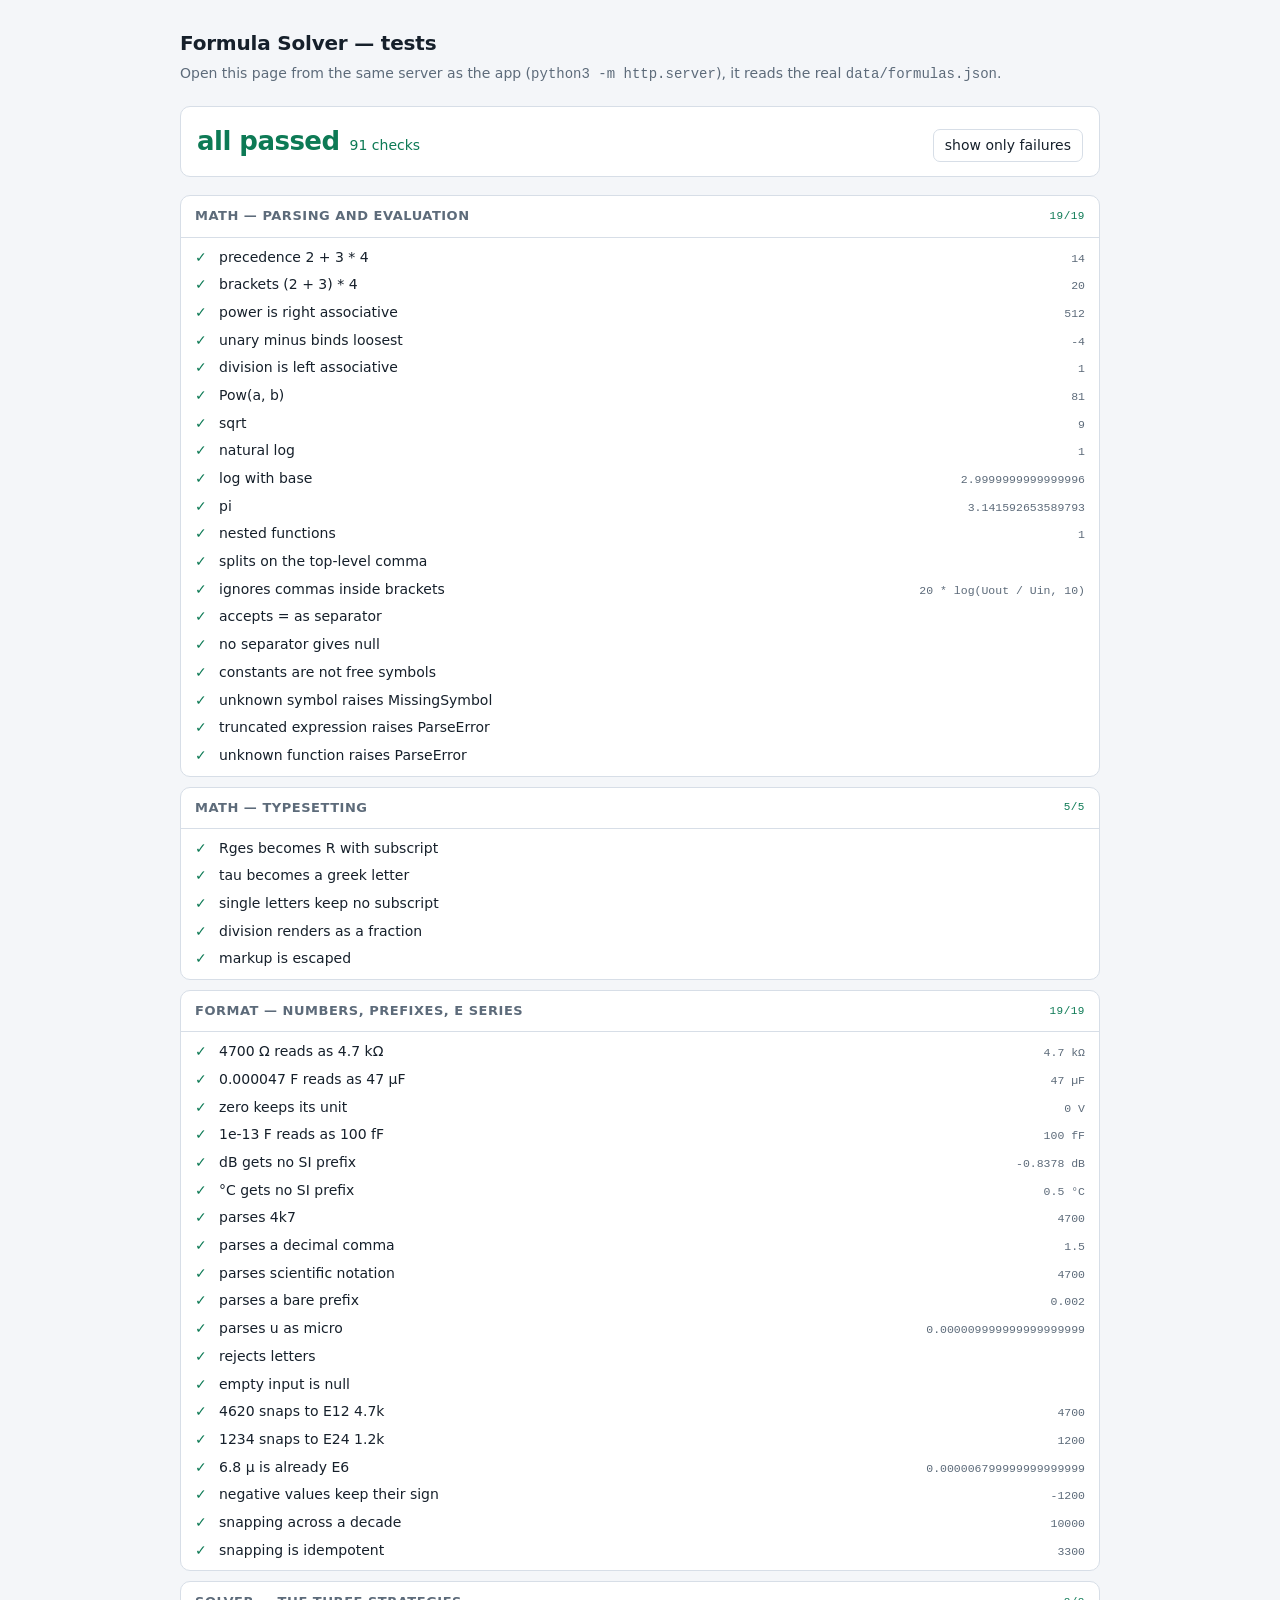
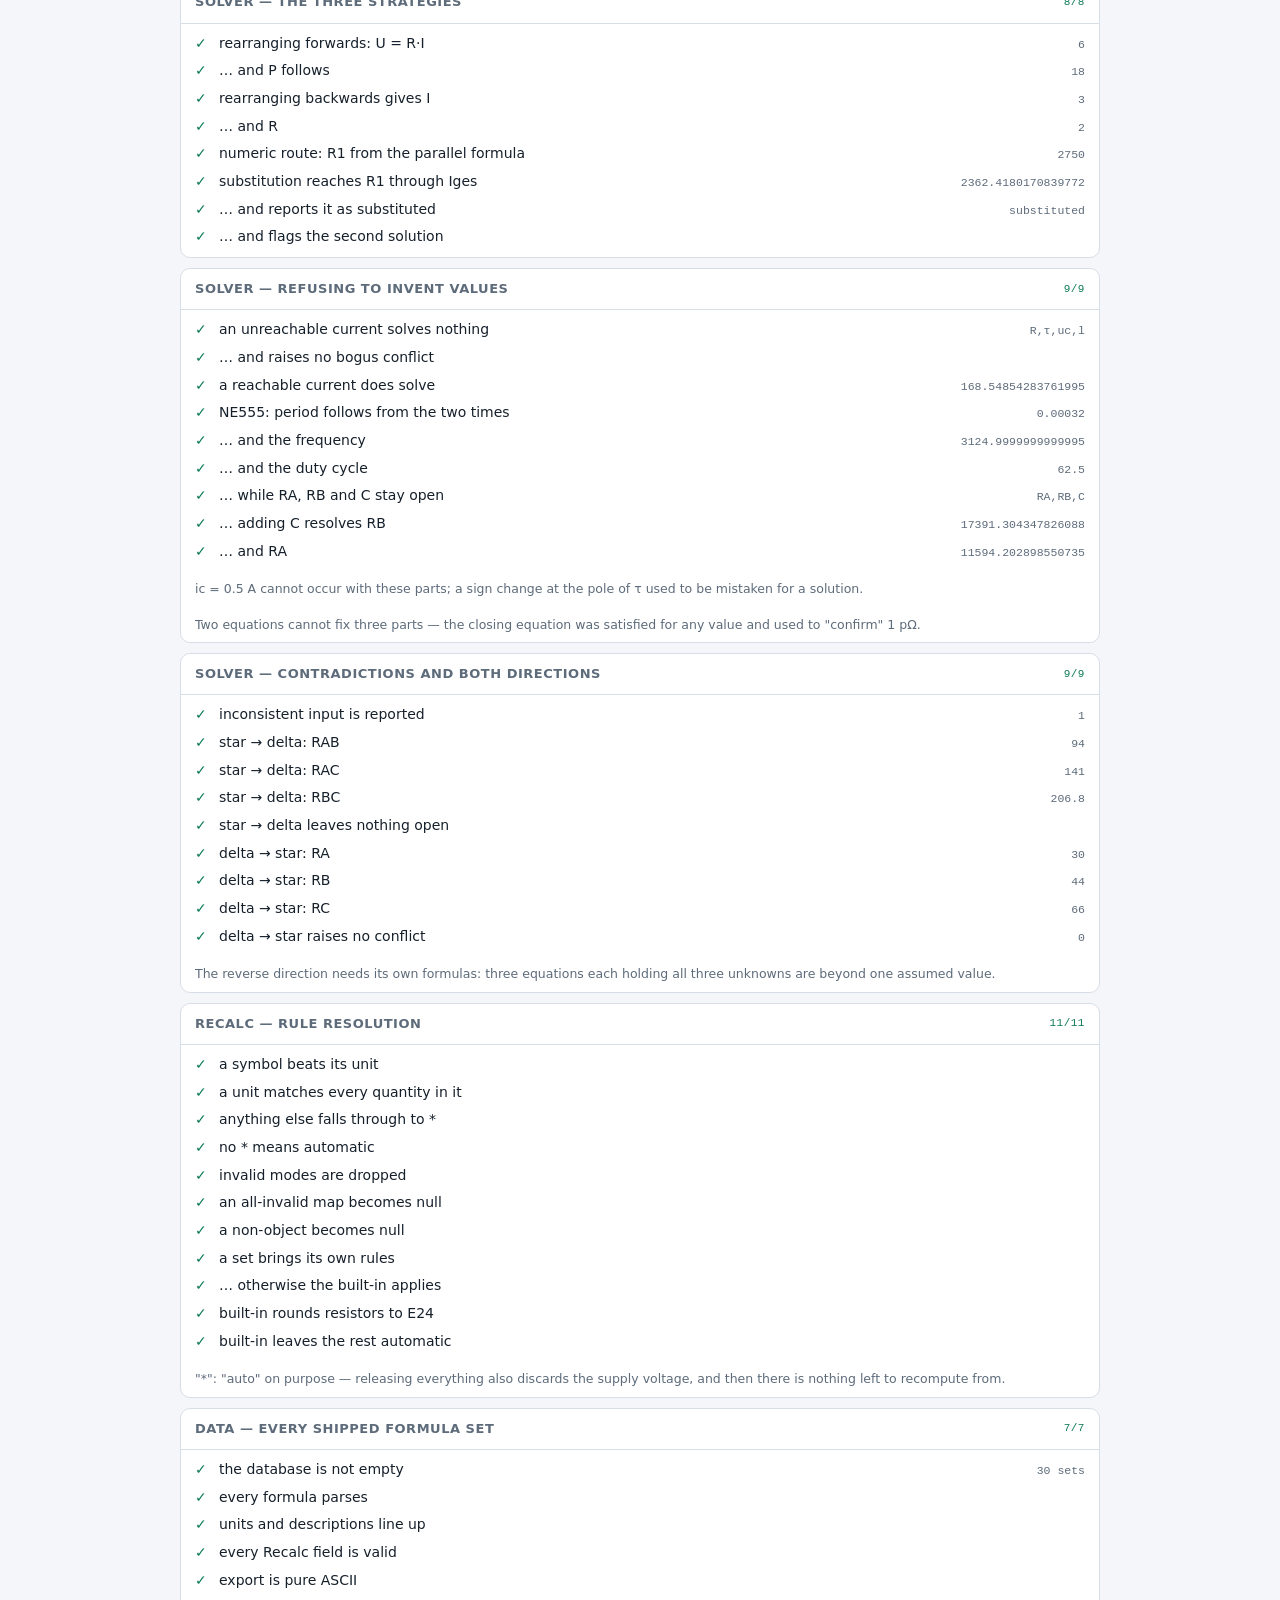
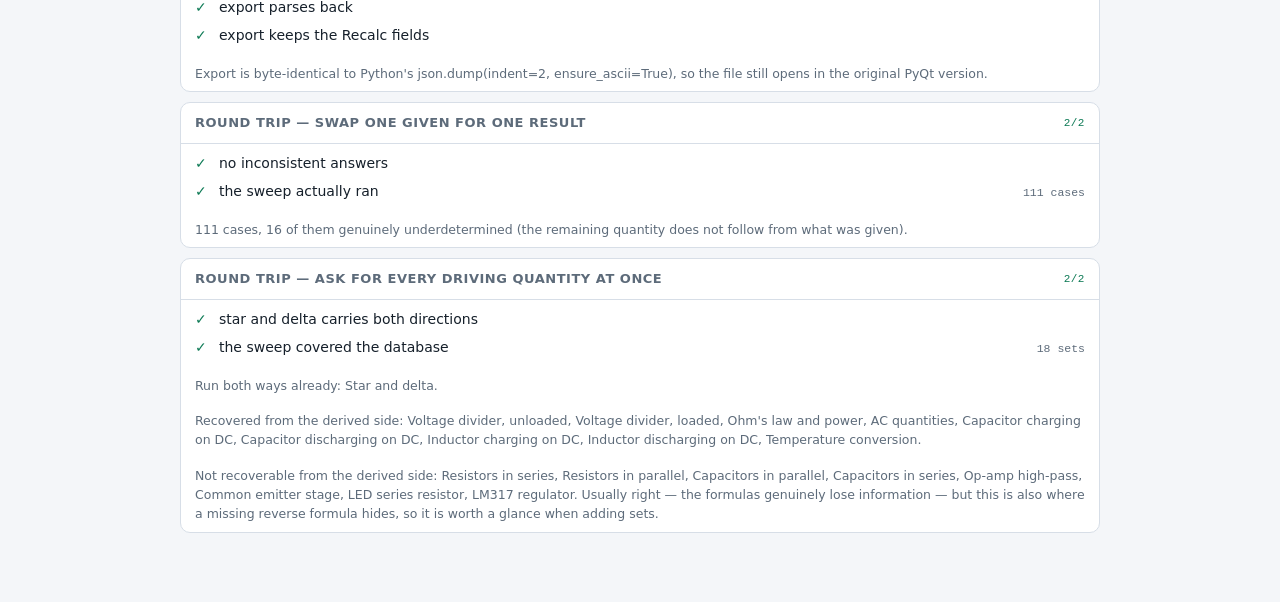
<file: formula-solver/tests.html>
<!DOCTYPE html>
<html lang="en">
<head>
<meta charset="utf-8">
<meta name="viewport" content="width=device-width, initial-scale=1">
<title>Formula Solver — tests</title>
<style>
  :root {
    color-scheme: light dark;
    --bg: #f4f6f9; --fg: #16202b; --dim: #5d6b7a; --line: #d7dee7; --card: #fff;
    --ok: #0d7a55; --bad: #c0392b; --warn: #a8640a;
  }
  @media (prefers-color-scheme: dark) {
    :root { --bg: #0e1319; --fg: #e4ebf3; --dim: #93a2b4; --line: #27313d; --card: #161d26;
            --ok: #3ddc97; --bad: #ff7b72; --warn: #f0b429; }
  }
  * { box-sizing: border-box; }
  body { margin: 0; padding: 28px 20px 60px; background: var(--bg); color: var(--fg);
         font: 14px/1.55 "Inter", system-ui, sans-serif; }
  .wrap { max-width: 920px; margin: 0 auto; }
  h1 { font-size: 20px; margin: 0 0 4px; letter-spacing: -0.01em; }
  .sub { color: var(--dim); margin: 0 0 20px; }
  .total { display: flex; gap: 10px; align-items: baseline; flex-wrap: wrap;
           padding: 14px 16px; border: 1px solid var(--line); border-radius: 10px;
           background: var(--card); margin-bottom: 18px; }
  .total .big { font-size: 26px; font-weight: 700; letter-spacing: -0.02em; }
  .pass { color: var(--ok); } .fail { color: var(--bad); } .note { color: var(--warn); }
  .suite { border: 1px solid var(--line); border-radius: 10px; background: var(--card);
           margin-bottom: 10px; overflow: hidden; }
  .suite > h2 { font-size: 13px; margin: 0; padding: 10px 14px; border-bottom: 1px solid var(--line);
                display: flex; gap: 10px; align-items: center; letter-spacing: 0.04em;
                text-transform: uppercase; color: var(--dim); }
  .suite > h2 .count { margin-left: auto; font-weight: 500;
                       font-family: "JetBrains Mono", ui-monospace, monospace; font-size: 11px; }
  ul { list-style: none; margin: 0; padding: 6px 0; }
  li { display: flex; gap: 10px; padding: 3px 14px; align-items: baseline; }
  li .mark { flex: none; width: 14px; font-weight: 700; }
  li .detail { color: var(--dim); font-family: "JetBrains Mono", ui-monospace, monospace;
               font-size: 11.5px; margin-left: auto; text-align: right; }
  li.bad { background: color-mix(in oklab, var(--bad) 10%, transparent); }
  .quiet li.good { display: none; }
  .info { padding: 8px 14px; color: var(--dim); font-size: 12.5px; }
  .info code { font-family: "JetBrains Mono", ui-monospace, monospace; }
  button { font: inherit; padding: 5px 11px; border: 1px solid var(--line); border-radius: 7px;
           background: var(--card); color: inherit; cursor: pointer; }
</style>
</head>
<body>
<div class="wrap">
  <h1>Formula Solver — tests</h1>
  <p class="sub">Open this page from the same server as the app
    (<code>python3 -m http.server</code>), it reads the real <code>data/formulas.json</code>.</p>
  <div id="total" class="total">running…</div>
  <div id="out"></div>
</div>

<script src="js/math.js"></script>
<script src="js/format.js"></script>
<script src="js/solver.js"></script>
<script src="js/recalc.js"></script>
<script src="js/store.js"></script>
<script>
(function () {
  'use strict';
  var M = FS.math, F = FS.format, SV = FS.solver, RC = FS.recalc, S = FS.store;

  /* ------------------------------------------------------------ harness */
  var suites = [], current = null, passed = 0, failed = 0, failures = [];

  function suite(name, fn) { suites.push({ name: name, fn: fn }); }
  function check(label, ok, detail) {
    current.items.push({ label: label, ok: !!ok, detail: detail === undefined ? '' : String(detail) });
    if (ok) passed++; else { failed++; failures.push(current.name + ' — ' + label +
      (detail ? ' (' + detail + ')' : '')); }
  }
  function near(label, got, want, tol) {
    tol = tol || 1e-6;
    var scale = Math.max(Math.abs(want), 1e-12);
    var ok = typeof got === 'number' && isFinite(got) && Math.abs(got - want) / scale < tol;
    check(label, ok, got + (ok ? '' : ' ≠ ' + want));
  }
  function note(text) { current.notes.push(text); }

  function val(src) { return M.evaluate(M.parse(src), {}); }
  function set(name) {
    var s = S.state.sets.filter(function (x) { return x.Name === name; })[0];
    if (!s) throw new Error('no formula set named ' + name);
    return SV.compileSet(s);
  }
  function solve(name, inputs) { return SV.solve(set(name), inputs); }

  /* ------------------------------------------------------------- math.js */
  suite('math — parsing and evaluation', function () {
    near('precedence 2 + 3 * 4', val('2 + 3 * 4'), 14);
    near('brackets (2 + 3) * 4', val('(2 + 3) * 4'), 20);
    near('power is right associative', val('2 ** 3 ** 2'), 512);
    near('unary minus binds loosest', val('-2 ** 2'), -4);
    near('division is left associative', val('10 / 2 / 5'), 1);
    near('Pow(a, b)', val('Pow(3, 4)'), 81);
    near('sqrt', val('sqrt(81)'), 9);
    near('natural log', val('log(E)'), 1);
    near('log with base', val('log(1000, 10)'), 3);
    near('pi', val('pi'), Math.PI);
    near('nested functions', val('abs(sin(pi / 2) - 2)'), 1);

    var eq = M.splitEquation('Rges, R1 + R2');
    check('splits on the top-level comma', eq && eq[0].trim() === 'Rges' && eq[1].trim() === 'R1 + R2');
    var eq2 = M.splitEquation('Gu, 20 * log(Uout / Uin, 10)');
    check('ignores commas inside brackets', eq2 && eq2[1].indexOf('log(Uout / Uin, 10)') >= 0, eq2 && eq2[1]);
    check('accepts = as separator', !!M.splitEquation('a = b + c'));
    check('no separator gives null', M.splitEquation('R1 + R2') === null);

    check('constants are not free symbols', M.symbolsOf(M.parse('pi * r ** 2')).join() === 'r');
    var threw = false;
    try { M.evaluate(M.parse('a + 1'), {}); } catch (e) { threw = e.name === 'MissingSymbol'; }
    check('unknown symbol raises MissingSymbol', threw);
    threw = false;
    try { M.parse('2 +'); } catch (e) { threw = e.name === 'ParseError'; }
    check('truncated expression raises ParseError', threw);
    threw = false;
    try { M.parse('frobnicate(2)'); } catch (e) { threw = e.name === 'ParseError'; }
    check('unknown function raises ParseError', threw);
  });

  suite('math — typesetting', function () {
    check('Rges becomes R with subscript', M.prettySymbol('Rges').indexOf('<sub>ges</sub>') > 0);
    check('tau becomes a greek letter', M.prettySymbol('tau').indexOf('τ') > 0);
    check('single letters keep no subscript', M.prettySymbol('U').indexOf('<sub>') < 0);
    var html = M.renderEquation({ lhs: M.parse('a'), rhs: M.parse('b / c') });
    check('division renders as a fraction', html.indexOf('m-frac') > 0);
    check('markup is escaped', M.esc('<b>&') === '&lt;b&gt;&amp;');
  });

  /* ----------------------------------------------------------- format.js */
  suite('format — numbers, prefixes, E series', function () {
    check('4700 Ω reads as 4.7 kΩ', F.formatValue(4700, 'Ω') === '4.7 kΩ', F.formatValue(4700, 'Ω'));
    check('0.000047 F reads as 47 µF', F.formatValue(0.000047, 'F') === '47 µF', F.formatValue(0.000047, 'F'));
    check('zero keeps its unit', F.formatValue(0, 'V') === '0 V', F.formatValue(0, 'V'));
    check('1e-13 F reads as 100 fF', F.formatValue(1e-13, 'F') === '100 fF', F.formatValue(1e-13, 'F'));
    check('dB gets no SI prefix', F.formatValue(-0.8378, 'dB').indexOf('mdB') < 0, F.formatValue(-0.8378, 'dB'));
    check('°C gets no SI prefix', F.formatValue(0.5, '°C') === '0.5 °C', F.formatValue(0.5, '°C'));

    near('parses 4k7', F.parseInput('4k7').value, 4700);
    near('parses a decimal comma', F.parseInput('1,5').value, 1.5);
    near('parses scientific notation', F.parseInput('4.7e3').value, 4700);
    near('parses a bare prefix', F.parseInput('2m').value, 0.002);
    near('parses u as micro', F.parseInput('10u').value, 1e-5);
    check('rejects letters', F.parseInput('abc') === null);
    check('empty input is null', F.parseInput('   ') === null);

    near('4620 snaps to E12 4.7k', F.snapToESeries(4620, 12), 4700);
    near('1234 snaps to E24 1.2k', F.snapToESeries(1234, 24), 1200);
    near('6.8 µ is already E6', F.snapToESeries(6.8e-6, 6), 6.8e-6);
    near('negative values keep their sign', F.snapToESeries(-1234, 24), -1200);
    near('snapping across a decade', F.snapToESeries(9800, 12), 10000);
    near('snapping is idempotent', F.snapToESeries(F.snapToESeries(3333, 24), 24),
         F.snapToESeries(3333, 24));
  });

  /* ----------------------------------------------------------- solver.js */
  suite('solver — the three strategies', function () {
    var r = solve("Ohm's law and power", { R: 2, l: 3 });
    near('rearranging forwards: U = R·I', r.values.U, 6);
    near('… and P follows', r.values.P, 18);

    r = solve("Ohm's law and power", { U: 6, P: 18 });
    near('rearranging backwards gives I', r.values.l, 3);
    near('… and R', r.values.R, 2);

    r = solve('Resistors in parallel', { Rges: 1500, R2: 3300 });
    near('numeric route: R1 from the parallel formula', r.values.R1, 1500 * 3300 / (3300 - 1500));

    r = solve('Voltage divider, unloaded', { R2: 3300, Uin: 12, PR1: 10.61e-3 });
    check('substitution reaches R1 through Iges', isFinite(r.values.R1), r.values.R1);
    var step = r.steps.filter(function (s) { return s.symbol === 'R1'; })[0];
    check('… and reports it as substituted', step && step.method === 'substituted', step && step.method);
    check('… and flags the second solution', step && step.ambiguous && step.alternatives.length === 1);
  });

  suite('solver — refusing to invent values', function () {
    var r = solve('Capacitor charging on DC', { C: 2.2e-6, U: 5, t: 1e-3, ic: 0.5 });
    check('an unreachable current solves nothing', r.unresolved.length === 4, r.unresolved.join());
    check('… and raises no bogus conflict', r.conflicts.length === 0);
    note('ic = 0.5 A cannot occur with these parts; a sign change at the pole of τ ' +
         'used to be mistaken for a solution.');

    r = solve('Capacitor charging on DC', { C: 2.2e-6, U: 5, t: 1e-3, ic: 2e-3 });
    near('a reachable current does solve', r.values.R, 168.5, 1e-3);

    r = solve('NE555 astable', { ti: 200e-6, tp: 120e-6 });
    near('NE555: period follows from the two times', r.values.T, 320e-6);
    near('… and the frequency', r.values.f, 3125);
    near('… and the duty cycle', r.values.D, 62.5);
    check('… while RA, RB and C stay open', r.unresolved.join() === 'RA,RB,C', r.unresolved.join());
    note('Two equations cannot fix three parts — the closing equation was satisfied ' +
         'for any value and used to "confirm" 1 pΩ.');

    r = solve('NE555 astable', { ti: 200e-6, tp: 120e-6, C: 10e-9 });
    near('… adding C resolves RB', r.values.RB, 120e-6 / (0.69 * 10e-9));
    near('… and RA', r.values.RA, 80e-6 / (0.69 * 10e-9));
  });

  suite('solver — contradictions and both directions', function () {
    var r = solve("Ohm's law and power", { U: 10, R: 2, l: 3 });
    check('inconsistent input is reported', r.conflicts.length === 1, r.conflicts.length);

    r = solve('Star and delta', { RA: 30, RB: 44, RC: 66 });
    near('star → delta: RAB', r.values.RAB, 94);
    near('star → delta: RAC', r.values.RAC, 141);
    near('star → delta: RBC', r.values.RBC, 206.8);
    check('star → delta leaves nothing open', r.unresolved.length === 0, r.unresolved.join());

    r = solve('Star and delta', { RAB: 94, RAC: 141, RBC: 206.8 });
    near('delta → star: RA', r.values.RA, 30);
    near('delta → star: RB', r.values.RB, 44);
    near('delta → star: RC', r.values.RC, 66);
    check('delta → star raises no conflict', r.conflicts.length === 0, r.conflicts.length);
    note('The reverse direction needs its own formulas: three equations each holding all ' +
         'three unknowns are beyond one assumed value.');
  });

  /* ----------------------------------------------------------- recalc.js */
  suite('recalc — rule resolution', function () {
    var rules = { 'Ω': 'e24', 'RA': 'e96', '*': 'free' };
    check('a symbol beats its unit', RC.modeFor(rules, 'RA', 'Ω') === 'e96');
    check('a unit matches every quantity in it', RC.modeFor(rules, 'RB', 'Ω') === 'e24');
    check('anything else falls through to *', RC.modeFor(rules, 'Uin', 'V') === 'free');
    check('no * means automatic', RC.modeFor({ 'Ω': 'e24' }, 'Uin', 'V') === 'auto');

    check('invalid modes are dropped', JSON.stringify(RC.clean({ 'Ω': 'e24', 'F': 'nope' }))
          === '{"Ω":"e24"}');
    check('an all-invalid map becomes null', RC.clean({ 'F': 'nope' }) === null);
    check('a non-object becomes null', RC.clean([1, 2]) === null && RC.clean('x') === null);

    var own = { Name: 'x', Recalc: { 'Ω': 'e96' } };
    check('a set brings its own rules', RC.rulesFor(own).source === 'set');
    check('… otherwise the built-in applies', RC.rulesFor({ Name: 'y' }).source === 'builtin');
    check('built-in rounds resistors to E24', RC.BUILTIN['Ω'] === 'e24');
    check('built-in leaves the rest automatic', RC.BUILTIN['*'] === 'auto');
    note('"*": "auto" on purpose — releasing everything also discards the supply ' +
         'voltage, and then there is nothing left to recompute from.');
  });

  /* ------------------------------------------------------ shipped data */
  suite('data — every shipped formula set', function () {
    var bad = [], lengths = [], badRecalc = [];
    S.state.sets.forEach(function (raw) {
      var c = SV.compileSet(raw);
      if (c.problems.length) bad.push(raw.Name + ': ' + c.problems[0].message);
      if (raw.Einheiten.length !== raw.Formelzeichen.length ||
          raw.Beschreibung.length !== raw.Formelzeichen.length) lengths.push(raw.Name);
      if (raw.Recalc !== undefined && !RC.clean(raw.Recalc)) badRecalc.push(raw.Name);
    });
    check('the database is not empty', S.state.sets.length > 0, S.state.sets.length + ' sets');
    check('every formula parses', bad.length === 0, bad.join(' | '));
    check('units and descriptions line up', lengths.length === 0, lengths.join());
    check('every Recalc field is valid', badRecalc.length === 0, badRecalc.join());

    var json = S.toJSON();
    check('export is pure ASCII', /^[\x00-\x7F]*$/.test(json));
    check('export parses back', JSON.parse(json).length === S.state.sets.length);
    check('export keeps the Recalc fields', (json.match(/"Recalc"/g) || []).length ===
          S.state.sets.filter(function (s) { return s.Recalc; }).length);
    note('Export is byte-identical to Python\'s json.dump(indent=2, ensure_ascii=True), ' +
         'so the file still opens in the original PyQt version.');
  });

  /* --------------------------------------------- full round trip sweep */
  function seedValues(c, symbols) {
    var seeds = [1.2, 3.3, 4.7, 2.2, 5.6, 1.5, 8.2, 2.7];
    var out = {};
    symbols.forEach(function (s, i) { out[s] = seeds[i % seeds.length] * (1 + i * 0.07); });
    return out;
  }

  function worstResidual(c, values) {
    var worst = 0;
    c.equations.forEach(function (eq) {
      if (eq.error) return;
      for (var i = 0; i < eq.unknownSyms.length; i++) if (!(eq.unknownSyms[i] in values)) return;
      try {
        var l = M.evaluate(eq.lhs, values), r = M.evaluate(eq.rhs, values);
        var scale = Math.max(Math.abs(l), Math.abs(r), 1e-12);
        worst = Math.max(worst, Math.abs(l - r) / scale);
      } catch (e) { /* ignore */ }
    });
    return worst;
  }

  /* Symbols that never appear alone on a left-hand side drive the rest. */
  function independents(c) {
    var derived = {};
    c.equations.forEach(function (eq) {
      if (!eq.error && eq.lhs && eq.lhs.k === 'sym') derived[eq.lhs.n] = true;
    });
    return c.symbols.filter(function (s) { return !derived[s]; });
  }

  suite('round trip — swap one given for one result', function () {
    var cases = 0, underdetermined = 0, wrong = [];
    S.state.sets.forEach(function (raw) {
      var c = SV.compileSet(raw);
      var indep = independents(c);
      if (!indep.length) return;
      var base = seedValues(c, indep);
      var forward = SV.solve(c, base);
      if (forward.conflicts.length) return;       /* random seeds over-determine it */
      var solved = c.symbols.filter(function (s) {
        return !(s in base) && isFinite(forward.values[s]);
      });
      indep.forEach(function (drop) {
        solved.slice(0, 3).forEach(function (give) {
          cases++;
          var inputs = {};
          indep.forEach(function (s) { if (s !== drop) inputs[s] = base[s]; });
          inputs[give] = forward.values[give];
          var back = SV.solve(c, inputs);
          if (!(drop in back.values)) { underdetermined++; return; }
          var w = worstResidual(c, back.values);
          if (w > 1e-5) wrong.push(raw.Name + ': ' + give + ' → ' + drop + ' residual ' + w.toExponential(2));
        });
      });
    });
    check('no inconsistent answers', wrong.length === 0, wrong.slice(0, 4).join(' | '));
    check('the sweep actually ran', cases > 100, cases + ' cases');
    note(cases + ' cases, ' + underdetermined + ' of them genuinely underdetermined ' +
         '(the remaining quantity does not follow from what was given).');
  });

  suite('round trip — ask for every driving quantity at once', function () {
    /* The gap this catches: a set whose formulas only run one way. Each case
     * hands over everything the formulas derive and asks for the drivers back. */
    var recovered = [], lost = [], symmetric = [];
    S.state.sets.forEach(function (raw) {
      var c = SV.compileSet(raw);
      var indep = independents(c);
      /* No driving quantity at all means every symbol sits on a left-hand
       * side somewhere: the set already runs in both directions. */
      if (!indep.length) { symmetric.push(raw.Name); return; }
      if (indep.length === c.symbols.length) return;
      var base = seedValues(c, indep);
      var forward = SV.solve(c, base);
      if (forward.conflicts.length) return;
      var inputs = {};
      c.symbols.forEach(function (s) {
        if (indep.indexOf(s) < 0 && isFinite(forward.values[s])) inputs[s] = forward.values[s];
      });
      if (!Object.keys(inputs).length) return;
      var back = SV.solve(c, inputs);
      var ok = indep.every(function (s) { return isFinite(back.values[s]); });
      (ok ? recovered : lost).push(raw.Name);
    });
    check('star and delta carries both directions',
          symmetric.indexOf('Star and delta') >= 0,
          symmetric.indexOf('Star and delta') >= 0 ? '' : 'the delta → star formulas are gone');
    check('the sweep covered the database',
          symmetric.length + recovered.length + lost.length > 15,
          (symmetric.length + recovered.length + lost.length) + ' sets');
    note('Run both ways already: ' + (symmetric.join(', ') || 'none') + '.');
    note('Recovered from the derived side: ' + (recovered.join(', ') || 'none') + '.');
    note('Not recoverable from the derived side: ' + (lost.join(', ') || 'none') +
         '. Usually right — the formulas genuinely lose information — but this is also ' +
         'where a missing reverse formula hides, so it is worth a glance when adding sets.');
  });

  /* -------------------------------------------------------------- render */
  function render() {
    var out = document.getElementById('out');
    out.innerHTML = '';
    suites.forEach(function (s) {
      var bad = s.items.filter(function (i) { return !i.ok; }).length;
      var el = document.createElement('section');
      el.className = 'suite';
      var h = '<h2>' + s.name + '<span class="count ' + (bad ? 'fail' : 'pass') + '">' +
        (s.items.length - bad) + '/' + s.items.length + '</span></h2><ul>';
      s.items.forEach(function (i) {
        h += '<li class="' + (i.ok ? 'good' : 'bad') + '"><span class="mark ' +
          (i.ok ? 'pass">✓' : 'fail">✕') + '</span><span>' + i.label + '</span>' +
          (i.detail ? '<span class="detail">' + M.esc(i.detail) + '</span>' : '') + '</li>';
      });
      h += '</ul>';
      s.notes.forEach(function (n) { h += '<div class="info">' + n + '</div>'; });
      el.innerHTML = h;
      out.appendChild(el);
    });

    var t = document.getElementById('total');
    t.innerHTML = '<span class="big ' + (failed ? 'fail' : 'pass') + '">' +
      (failed ? failed + ' failed' : 'all passed') + '</span>' +
      '<span class="pass">' + passed + ' checks</span>' +
      (failed ? '<span class="fail">' + failures[0] + '</span>' : '') +
      '<span style="margin-left:auto"><button id="toggle">show only failures</button></span>';
    document.getElementById('toggle').addEventListener('click', function () {
      document.getElementById('out').classList.toggle('quiet');
      this.textContent = document.getElementById('out').classList.contains('quiet')
        ? 'show everything' : 'show only failures';
    });
    document.title = (failed ? failed + ' FAILED — ' : 'all passed — ') + 'Formula Solver tests';
  }

  S.load().then(function () {
    suites.forEach(function (s) {
      current = { name: s.name, items: [], notes: [] };
      try { s.fn(); } catch (e) { check('suite did not crash', false, e.message || String(e)); }
      s.items = current.items;
      s.notes = current.notes;
    });
    render();
    window.__tests = { passed: passed, failed: failed, failures: failures };
  });
})();
</script>
</body>
</html>
</file>
<file: formula-solver/css/app.css>
/* ==========================================================================
   Formula Solver 3.0 - stylesheet
   ========================================================================== */

/* ----------------------------------------------------------- Color tokens */
:root {
  --bg: #f4f6f9;
  --bg-elev: #ffffff;
  --bg-soft: #eceff4;
  --bg-sunken: #e4e8ee;
  --border: #d7dee7;
  --border-strong: #c2ccd8;
  --text: #16202b;
  --text-dim: #5d6b7a;
  --text-faint: #8695a5;
  --accent: #0b6fb0;
  --accent-text: #ffffff;
  --accent-soft: rgba(11, 111, 176, 0.1);
  --given: #a8640a;
  --given-soft: rgba(168, 100, 10, 0.12);
  --solved: #0d7a55;
  --solved-soft: rgba(13, 122, 85, 0.1);
  --warn: #b4520a;
  --warn-soft: rgba(180, 82, 10, 0.12);
  --danger: #c0392b;
  --danger-soft: rgba(192, 57, 43, 0.1);
  --shadow-sm: 0 1px 2px rgba(16, 28, 40, 0.06), 0 1px 3px rgba(16, 28, 40, 0.04);
  --shadow-md: 0 4px 14px rgba(16, 28, 40, 0.08), 0 1px 3px rgba(16, 28, 40, 0.06);
  --shadow-lg: 0 18px 50px rgba(16, 28, 40, 0.22);
  --radius: 10px;
  --radius-sm: 7px;
  --sans: "Inter", "Segoe UI", system-ui, -apple-system, sans-serif;
  --mono: "JetBrains Mono", "SFMono-Regular", Consolas, "Liberation Mono", monospace;
  --serif: "Source Serif 4", "Iowan Old Style", Georgia, "Times New Roman", serif;
}

:root[data-theme="dark"] {
  --bg: #0e1319;
  --bg-elev: #161d26;
  --bg-soft: #1b232e;
  --bg-sunken: #11171e;
  --border: #27313d;
  --border-strong: #38475a;
  --text: #e4ebf3;
  --text-dim: #93a2b4;
  --text-faint: #6b7b8d;
  --accent: #4cc2ff;
  --accent-text: #06202e;
  --accent-soft: rgba(76, 194, 255, 0.14);
  --given: #f0b429;
  --given-soft: rgba(240, 180, 41, 0.14);
  --solved: #3ddc97;
  --solved-soft: rgba(61, 220, 151, 0.13);
  --warn: #ffb86b;
  --warn-soft: rgba(255, 184, 107, 0.14);
  --danger: #ff7b72;
  --danger-soft: rgba(255, 123, 114, 0.13);
  --shadow-sm: 0 1px 2px rgba(0, 0, 0, 0.4);
  --shadow-md: 0 6px 20px rgba(0, 0, 0, 0.45);
  --shadow-lg: 0 20px 60px rgba(0, 0, 0, 0.6);
}

/* ------------------------------------------------------------------ Basics */
* { box-sizing: border-box; }

html, body {
  height: 100%;
  margin: 0;
}

body {
  background: var(--bg);
  color: var(--text);
  font-family: var(--sans);
  font-size: 14.5px;
  line-height: 1.5;
  -webkit-font-smoothing: antialiased;
  overflow: hidden;
}

button, input, select, textarea { font: inherit; color: inherit; }
a { color: var(--accent); }

::selection { background: var(--accent-soft); }

/* Scrollbars */
* { scrollbar-width: thin; scrollbar-color: var(--border-strong) transparent; }
*::-webkit-scrollbar { width: 10px; height: 10px; }
*::-webkit-scrollbar-thumb {
  background: var(--border-strong);
  border-radius: 6px;
  border: 3px solid transparent;
  background-clip: content-box;
}
*::-webkit-scrollbar-track { background: transparent; }

/* ----------------------------------------------------------------- Layout */
.layout {
  display: grid;
  grid-template-columns: 286px minmax(0, 1fr);
  height: 100vh;
}

/* Dimmer behind the opened sidebar (only visible on small screens) */
.scrim {
  position: fixed;
  inset: 0;
  z-index: 35;
  background: rgba(5, 10, 16, 0.5);
  display: none;
}

/* --------------------------------------------------------------- Sidebar */
.sidebar {
  display: flex;
  flex-direction: column;
  min-height: 0;
  background: var(--bg-elev);
  border-right: 1px solid var(--border);
}

.brand {
  display: flex;
  align-items: center;
  gap: 11px;
  padding: 16px 16px 12px;
}

.brand-mark {
  width: 36px;
  height: 36px;
  flex: none;
  display: grid;
  place-items: center;
  border-radius: 10px;
  background: linear-gradient(145deg, var(--accent), color-mix(in oklab, var(--accent) 62%, #7c5cff));
  color: var(--accent-text);
  font-family: var(--serif);
  font-size: 22px;
  font-style: italic;
  font-weight: 600;
  box-shadow: var(--shadow-sm);
}

.brand-title { font-weight: 650; letter-spacing: -0.01em; }
.brand-sub { font-size: 11.5px; color: var(--text-faint); letter-spacing: 0.04em; text-transform: uppercase; }

.search-wrap { position: relative; padding: 0 14px 10px; }

.search {
  width: 100%;
  padding: 9px 32px 9px 32px;
  border: 1px solid var(--border);
  border-radius: 999px;
  background: var(--bg-soft);
  outline: none;
  transition: border-color 0.15s, box-shadow 0.15s, background 0.15s;
}
.search:focus {
  border-color: var(--accent);
  background: var(--bg-elev);
  box-shadow: 0 0 0 3px var(--accent-soft);
}
.search-icon {
  position: absolute;
  left: 25px;
  top: 50%;
  transform: translateY(-60%);
  color: var(--text-faint);
  pointer-events: none;
  font-size: 13px;
}
.search-wrap kbd {
  position: absolute;
  right: 24px;
  top: 7px;
  font-family: var(--mono);
  font-size: 11px;
  color: var(--text-faint);
  background: var(--bg-sunken);
  border: 1px solid var(--border);
  border-radius: 5px;
  padding: 1px 5px;
}
.search:focus ~ kbd { opacity: 0; }

.nav {
  flex: 1;
  min-height: 0;
  overflow-y: auto;
  padding: 4px 8px 16px;
}

.nav-group { margin-bottom: 2px; }

.nav-cat {
  width: 100%;
  display: flex;
  align-items: center;
  gap: 7px;
  padding: 7px 8px;
  border: 0;
  border-radius: var(--radius-sm);
  background: none;
  color: var(--text-dim);
  font-size: 11.5px;
  font-weight: 650;
  letter-spacing: 0.06em;
  text-transform: uppercase;
  text-align: left;
  cursor: pointer;
}
.nav-cat:hover { background: var(--bg-soft); color: var(--text); }
.nav-cat .chev {
  transition: transform 0.18s ease;
  font-size: 10px;
  color: var(--text-faint);
}
.nav-group.collapsed .chev { transform: rotate(-90deg); }
.nav-cat .cat-count {
  margin-left: auto;
  font-size: 10.5px;
  font-weight: 600;
  letter-spacing: 0;
  color: var(--text-faint);
  background: var(--bg-soft);
  border-radius: 999px;
  padding: 0 6px;
}

.nav-items { display: flex; flex-direction: column; gap: 1px; padding: 1px 0 6px; }
.nav-group.collapsed .nav-items { display: none; }

.nav-item {
  display: flex;
  align-items: center;
  gap: 8px;
  width: 100%;
  padding: 7px 10px 7px 22px;
  border: 0;
  border-radius: var(--radius-sm);
  background: none;
  text-align: left;
  cursor: pointer;
  color: var(--text);
  position: relative;
}
.nav-item:hover { background: var(--bg-soft); }
.nav-item.active {
  background: var(--accent-soft);
  color: var(--accent);
  font-weight: 600;
}
.nav-item.active::before {
  content: "";
  position: absolute;
  left: 8px;
  top: 50%;
  width: 3px;
  height: 16px;
  margin-top: -8px;
  border-radius: 2px;
  background: var(--accent);
}
.nav-item .ni-name { overflow: hidden; text-overflow: ellipsis; white-space: nowrap; }
.nav-item .ni-meta {
  margin-left: auto;
  font-family: var(--mono);
  font-size: 10.5px;
  color: var(--text-faint);
  flex: none;
}
.nav-empty { padding: 20px 14px; color: var(--text-faint); font-size: 13px; text-align: center; }

.sidebar-foot {
  border-top: 1px solid var(--border);
  padding: 10px 12px 12px;
  display: flex;
  flex-direction: column;
  gap: 8px;
}
.foot-row { display: flex; gap: 6px; }
.foot-row .btn { flex: 1; }

/* --------------------------------------------------------------- Buttons */
.btn {
  display: inline-flex;
  align-items: center;
  justify-content: center;
  gap: 6px;
  padding: 7px 12px;
  border: 1px solid var(--border);
  border-radius: var(--radius-sm);
  background: var(--bg-elev);
  color: var(--text);
  cursor: pointer;
  font-size: 13.5px;
  font-weight: 500;
  white-space: nowrap;
  transition: background 0.14s, border-color 0.14s, transform 0.08s, color 0.14s;
}
.btn:hover { background: var(--bg-soft); border-color: var(--border-strong); }
.btn:active { transform: translateY(1px); }
.btn:disabled { opacity: 0.4; cursor: not-allowed; }
.btn:disabled:hover { background: var(--bg-elev); border-color: var(--border); }
.btn:focus-visible { outline: 2px solid var(--accent); outline-offset: 1px; }
.btn.sm { padding: 5px 9px; font-size: 12.5px; }
.btn-ghost { background: none; border-color: transparent; color: var(--text-dim); }
.btn-ghost:hover { background: var(--bg-soft); color: var(--text); border-color: transparent; }
.btn-primary {
  background: var(--accent);
  border-color: var(--accent);
  color: var(--accent-text);
  font-weight: 600;
}
.btn-primary:hover { background: color-mix(in oklab, var(--accent) 86%, #000); border-color: transparent; }
.btn-danger { color: var(--danger); }
.btn-danger:hover { background: var(--danger-soft); }
.btn.icon { padding: 7px 9px; }

/* ------------------------------------------------------------------- Main */
.main {
  display: flex;
  flex-direction: column;
  min-width: 0;
  min-height: 0;
}

.topbar {
  display: flex;
  align-items: center;
  gap: 10px;
  padding: 11px 20px;
  border-bottom: 1px solid var(--border);
  background: color-mix(in oklab, var(--bg-elev) 80%, transparent);
  backdrop-filter: blur(8px);
  flex: none;
}

.crumbs { display: flex; align-items: center; gap: 8px; min-width: 0; }
.crumb-cat {
  font-size: 11.5px;
  font-weight: 650;
  letter-spacing: 0.06em;
  text-transform: uppercase;
  color: var(--text-faint);
  white-space: nowrap;
}
.crumb-sep { color: var(--border-strong); }
.crumb-name {
  font-size: 16px;
  font-weight: 650;
  letter-spacing: -0.01em;
  overflow: hidden;
  text-overflow: ellipsis;
  white-space: nowrap;
}
.topbar-actions { margin-left: auto; display: flex; gap: 6px; align-items: center; }

.content {
  flex: 1;
  min-height: 0;
  overflow-y: auto;
  padding: 20px 20px 60px;
  display: flex;
  flex-direction: column;
  gap: 16px;
  scroll-behavior: smooth;
}
/* Panels must not be squeezed inside the scroll container */
.content > * { flex: 0 0 auto; }

/* ------------------------------------------------------------------ Panel */
.panel {
  background: var(--bg-elev);
  border: 1px solid var(--border);
  border-radius: var(--radius);
  box-shadow: var(--shadow-sm);
  overflow: hidden;
}
.panel-head {
  display: flex;
  align-items: center;
  gap: 10px;
  padding: 11px 16px;
  border-bottom: 1px solid var(--border);
  background: color-mix(in oklab, var(--bg-soft) 55%, transparent);
}
.panel-title {
  margin: 0;
  font-size: 12px;
  font-weight: 700;
  letter-spacing: 0.08em;
  text-transform: uppercase;
  color: var(--text-dim);
}
.panel-head .spacer { margin-left: auto; }
.pill {
  font-size: 11px;
  font-family: var(--mono);
  color: var(--text-dim);
  background: var(--bg-sunken);
  border: 1px solid var(--border);
  border-radius: 999px;
  padding: 1px 8px;
}
.panel-body { padding: 14px 16px; }

/* --------------------------------------------------------------- Equations */
.eq-list {
  display: flex;
  flex-wrap: wrap;
  gap: 10px;
  padding: 14px 16px;
}

.eq-card {
  flex: 0 1 auto;
  max-width: 100%;
  display: flex;
  align-items: center;
  gap: 12px;
  padding: 12px 14px;
  border: 1px solid var(--border);
  border-radius: var(--radius-sm);
  background: var(--bg-sunken);
  overflow-x: auto;
  transition: border-color 0.18s, background 0.18s, box-shadow 0.18s;
}
.eq-card.used {
  border-color: color-mix(in oklab, var(--solved) 50%, var(--border));
  background: var(--solved-soft);
  box-shadow: inset 2px 0 0 var(--solved);
}
.eq-card.conflict {
  border-color: color-mix(in oklab, var(--danger) 55%, var(--border));
  background: var(--danger-soft);
  box-shadow: inset 2px 0 0 var(--danger);
}
.eq-card.broken { border-style: dashed; border-color: var(--danger); }
.eq-index {
  font-family: var(--mono);
  font-size: 10.5px;
  color: var(--text-faint);
  flex: none;
  padding-top: 2px;
}
.eq-math { flex: 1; min-width: 0; }
.eq-badge {
  flex: none;
  font-size: 10.5px;
  font-weight: 650;
  letter-spacing: 0.04em;
  text-transform: uppercase;
  color: var(--solved);
  background: color-mix(in oklab, var(--solved) 16%, transparent);
  border-radius: 999px;
  padding: 2px 8px;
}
.eq-error { font-size: 12.5px; color: var(--danger); font-family: var(--mono); }
.eq-raw {
  font-family: var(--mono);
  font-size: 11.5px;
  color: var(--text-faint);
  user-select: all;
}

/* --------------------------------------------------------- Math typesetting */
.math {
  font-family: var(--serif);
  font-size: 17px;
  line-height: 1.35;
  white-space: nowrap;
}
.m-var { font-style: italic; }
.m-var + sub, .m-const + sub { font-style: normal; }
.math sub { font-size: 0.64em; font-style: normal; vertical-align: -0.28em; margin-left: 0.04em; }
.math sup { font-size: 0.66em; vertical-align: 0.5em; margin-left: 0.04em; }
.m-num { font-family: var(--mono); font-size: 0.86em; }
.m-op { margin: 0 0.24em; color: var(--text-dim); }
.m-dot { margin: 0 0.18em; }
.m-rel { margin: 0 0.5em; color: var(--accent); font-weight: 600; }
.m-paren { color: var(--text-faint); }
.m-fn { font-family: var(--sans); font-size: 0.82em; font-style: normal; }
.m-const { font-style: italic; }

.m-frac {
  display: inline-flex;
  flex-direction: column;
  vertical-align: middle;
  text-align: center;
  margin: 0 0.22em;
  font-size: 0.96em;
}
.m-nom { padding: 0 0.3em 0.1em; }
.m-den { padding: 0.12em 0.3em 0; border-top: 1.2px solid currentColor; }

.m-sqrt { display: inline-flex; align-items: flex-start; }
.m-radix { font-size: 1.2em; line-height: 0.95; }
.m-rad { border-top: 1.2px solid currentColor; padding: 0.1em 0.18em 0 0.08em; }

/* ------------------------------------------------------------- Value grid */
.vars { overflow: visible; }

.vtable { display: block; }

.vrow {
  display: grid;
  grid-template-columns: 74px minmax(120px, 1.4fr) 172px 120px minmax(110px, 0.9fr);
  align-items: center;
  gap: 10px;
  padding: 7px 16px;
  border-bottom: 1px solid color-mix(in oklab, var(--border) 60%, transparent);
}
.vtable.with-adjusted .vrow {
  grid-template-columns: 74px minmax(110px, 1.2fr) 172px 120px minmax(104px, 0.85fr) minmax(104px, 0.85fr);
}
.vrow:last-child { border-bottom: 0; }
.vrow.vhead {
  position: sticky;
  top: 0;
  z-index: 2;
  padding-top: 9px;
  padding-bottom: 9px;
  background: color-mix(in oklab, var(--bg-soft) 60%, var(--bg-elev));
  border-bottom: 1px solid var(--border);
  font-size: 10.5px;
  font-weight: 700;
  letter-spacing: 0.08em;
  text-transform: uppercase;
  color: var(--text-faint);
}
.vrow:not(.vhead):hover { background: color-mix(in oklab, var(--bg-soft) 45%, transparent); }
.vrow.is-given { background: color-mix(in oklab, var(--given-soft) 55%, transparent); }
.vrow.is-solved .vres { color: var(--solved); }

.vsym {
  font-family: var(--serif);
  font-size: 17px;
  white-space: nowrap;
}
.vdesc { color: var(--text-dim); font-size: 13.5px; overflow: hidden; text-overflow: ellipsis; }
.vcol-adj { display: none; }
.vtable.with-adjusted .vcol-adj { display: block; }

/* Input: number and prefix together */
.field {
  display: flex;
  align-items: stretch;
  border: 1px solid var(--border);
  border-radius: var(--radius-sm);
  background: var(--bg-sunken);
  overflow: hidden;
  transition: border-color 0.15s, box-shadow 0.15s;
}
.field:focus-within {
  border-color: var(--accent);
  box-shadow: 0 0 0 3px var(--accent-soft);
  background: var(--bg-elev);
}
.field input {
  flex: 1;
  min-width: 0;
  width: 100%;
  padding: 7px 9px;
  border: 0;
  background: none;
  outline: none;
  font-family: var(--mono);
  font-size: 13.5px;
  text-align: right;
}
.field input::placeholder { color: var(--text-faint); font-family: var(--sans); }
.field select {
  flex: none;
  width: 68px;
  padding: 6px 2px 6px 7px;
  border: 0;
  border-left: 1px solid var(--border);
  background: color-mix(in oklab, var(--bg-soft) 70%, transparent);
  outline: none;
  cursor: pointer;
  font-family: var(--mono);
  font-size: 12.5px;
  color: var(--text-dim);
  appearance: none;
  text-align: center;
}
.field select:hover { color: var(--text); }
.field.has-value input { color: var(--given); font-weight: 600; }

select.mode {
  width: 100%;
  padding: 7px 8px;
  border: 1px solid var(--border);
  border-radius: var(--radius-sm);
  background: var(--bg-sunken);
  cursor: pointer;
  font-size: 12.5px;
  color: var(--text-dim);
  outline: none;
}
select.mode:focus-visible { outline: 2px solid var(--accent); }
select.mode.set { color: var(--accent); border-color: color-mix(in oklab, var(--accent) 45%, var(--border)); font-weight: 600; }

.vres {
  font-family: var(--mono);
  font-size: 13.5px;
  text-align: right;
  white-space: nowrap;
  overflow: hidden;
  text-overflow: ellipsis;
  color: var(--text-faint);
}
.vres .unit { color: var(--text-dim); font-size: 0.9em; margin-left: 2px; }
.vres.given-val { color: var(--given); }
.vres.adj { color: var(--accent); }
.vres .alt {
  display: inline-block;
  margin-left: 5px;
  font-size: 10px;
  color: var(--warn);
  border: 1px solid color-mix(in oklab, var(--warn) 40%, transparent);
  border-radius: 999px;
  padding: 0 5px;
  cursor: help;
}

/* ------------------------------------------------------- Bulk mode bar */
.bulkbar {
  display: flex;
  align-items: center;
  flex-wrap: wrap;
  gap: 8px;
  padding: 9px 16px;
  border-bottom: 1px solid var(--border);
  background: color-mix(in oklab, var(--bg-soft) 35%, transparent);
}
.bulk-label {
  font-size: 10.5px;
  font-weight: 700;
  letter-spacing: 0.08em;
  text-transform: uppercase;
  color: var(--text-faint);
  flex: none;
}
.bulk-groups { display: flex; flex-wrap: wrap; gap: 6px; flex: 1; }
.bulk-actions { display: flex; align-items: center; gap: 6px; margin-left: auto; flex: none; }

.bulk-group {
  display: inline-flex;
  align-items: center;
  gap: 5px;
  padding: 2px 3px 2px 8px;
  border: 1px solid var(--border);
  border-radius: 999px;
  background: var(--bg-sunken);
  cursor: pointer;
  transition: border-color 0.14s, background 0.14s;
}
.bulk-group:hover { border-color: var(--border-strong); }
.bulk-group.set {
  border-color: color-mix(in oklab, var(--accent) 45%, var(--border));
  background: var(--accent-soft);
}
.bulk-group.mixed { border-style: dashed; }
.bulk-group .bg-unit {
  font-family: var(--serif);
  font-size: 14px;
  line-height: 1;
  min-width: 11px;
  text-align: center;
}
.bulk-group .bg-count {
  font-family: var(--mono);
  font-size: 10px;
  color: var(--text-faint);
  background: color-mix(in oklab, var(--text-faint) 16%, transparent);
  border-radius: 999px;
  padding: 0 5px;
}
.bulk-group select {
  border: 0;
  background: none;
  outline: none;
  cursor: pointer;
  font-size: 12px;
  color: var(--text-dim);
  padding: 2px 4px 2px 2px;
  max-width: 108px;
}
.bulk-group.set select { color: var(--accent); font-weight: 600; }

/* ----------------------------------------------------- Rules dialog */
.modal.narrow { max-width: 580px; }
.modal-foot.wrap { flex-wrap: wrap; }

.rule-head {
  display: grid;
  grid-template-columns: 1fr 150px 30px;
  gap: 6px;
  margin-bottom: 6px;
  font-size: 10.5px;
  font-weight: 700;
  letter-spacing: 0.07em;
  text-transform: uppercase;
  color: var(--text-faint);
}
.rule-row {
  display: grid;
  grid-template-columns: 1fr 150px 30px;
  gap: 6px;
  align-items: center;
}
.rule-rest {
  display: grid;
  grid-template-columns: 1fr 150px 30px;
  gap: 6px;
  align-items: center;
  padding-top: 11px;
  border-top: 1px solid var(--border);
}
.rule-rest .lbl { text-transform: none; font-size: 13px; color: var(--text); letter-spacing: 0; }

.check {
  display: flex;
  align-items: center;
  gap: 9px;
  font-size: 13px;
  color: var(--text-dim);
  cursor: pointer;
}
.check input { width: 15px; height: 15px; accent-color: var(--accent); cursor: pointer; }

/* ------------------------------------------------------------ Status line */
.status {
  display: flex;
  flex-wrap: wrap;
  align-items: center;
  gap: 8px 14px;
  padding: 10px 16px;
  border-top: 1px solid var(--border);
  background: color-mix(in oklab, var(--bg-soft) 45%, transparent);
  font-size: 12.5px;
  color: var(--text-dim);
}
.chip {
  display: inline-flex;
  align-items: center;
  gap: 6px;
  font-size: 12px;
}
.dot { width: 8px; height: 8px; border-radius: 50%; flex: none; }
.dot.given { background: var(--given); }
.dot.solved { background: var(--solved); }
.dot.open { background: var(--border-strong); }
.status .msg { margin-left: auto; }
.status .msg.warn { color: var(--warn); }
.status .msg.error { color: var(--danger); }
.status .msg.ok { color: var(--solved); }

/* ------------------------------------------------------------ Solution path */
.steps { list-style: none; margin: 0; padding: 6px 0; counter-reset: step; }
.steps li {
  display: flex;
  align-items: center;
  gap: 12px;
  padding: 9px 16px;
  border-bottom: 1px solid color-mix(in oklab, var(--border) 55%, transparent);
  overflow-x: auto;
}
.steps li:last-child { border-bottom: 0; }
.step-no {
  flex: none;
  width: 22px;
  height: 22px;
  display: grid;
  place-items: center;
  border-radius: 50%;
  background: var(--bg-sunken);
  border: 1px solid var(--border);
  font-family: var(--mono);
  font-size: 11px;
  color: var(--text-dim);
}
.step-math { flex: 1; min-width: 0; }
.step-val {
  flex: none;
  font-family: var(--mono);
  font-size: 13px;
  color: var(--solved);
  font-weight: 600;
}
.step-method {
  flex: none;
  font-size: 10.5px;
  letter-spacing: 0.04em;
  text-transform: uppercase;
  color: var(--text-faint);
  border: 1px solid var(--border);
  border-radius: 999px;
  padding: 1px 7px;
}

/* ----------------------------------------------------------------- Notices */
.notice {
  display: flex;
  gap: 10px;
  padding: 11px 14px;
  border-radius: var(--radius-sm);
  font-size: 13px;
  line-height: 1.45;
}
.notice.warn { background: var(--warn-soft); color: var(--warn); }
.notice.error { background: var(--danger-soft); color: var(--danger); }
.notice.info { background: var(--accent-soft); color: var(--accent); }
.notice code { font-family: var(--mono); font-size: 12px; }

/* ------------------------------------------------------------- Start page */
.welcome {
  max-width: 760px;
  margin: 28px auto;
  text-align: center;
}
.welcome .wmark {
  width: 64px;
  height: 64px;
  margin: 0 auto 18px;
  display: grid;
  place-items: center;
  border-radius: 18px;
  background: linear-gradient(145deg, var(--accent), color-mix(in oklab, var(--accent) 60%, #7c5cff));
  color: var(--accent-text);
  font-family: var(--serif);
  font-style: italic;
  font-size: 34px;
  box-shadow: var(--shadow-md);
}
.welcome h1 { font-size: 26px; letter-spacing: -0.02em; margin: 0 0 8px; }
.welcome p { color: var(--text-dim); margin: 0 auto 22px; max-width: 54ch; }
.wgrid {
  display: grid;
  grid-template-columns: repeat(auto-fill, minmax(190px, 1fr));
  gap: 10px;
  text-align: left;
}
.wcard {
  padding: 13px 14px;
  border: 1px solid var(--border);
  border-radius: var(--radius-sm);
  background: var(--bg-elev);
  cursor: pointer;
  transition: transform 0.14s, border-color 0.14s, box-shadow 0.14s;
}
.wcard:hover {
  transform: translateY(-2px);
  border-color: var(--accent);
  box-shadow: var(--shadow-md);
}
.wcard .wc-cat {
  font-size: 10.5px;
  font-weight: 700;
  letter-spacing: 0.07em;
  text-transform: uppercase;
  color: var(--text-faint);
}
.wcard .wc-name { font-weight: 600; margin-top: 2px; }
.wcard .wc-syms { font-family: var(--mono); font-size: 11.5px; color: var(--text-dim); margin-top: 6px; }
.wsteps {
  text-align: left;
  margin: 26px auto 0;
  max-width: 560px;
  color: var(--text-dim);
  font-size: 13.5px;
  padding-left: 20px;
}
.wsteps li { margin-bottom: 6px; }
.wsteps b { color: var(--text); }

/* ------------------------------------------------------------------ Modal */
.modal-backdrop {
  position: fixed;
  inset: 0;
  z-index: 50;
  display: none;
  align-items: flex-start;
  justify-content: center;
  padding: 5vh 16px;
  background: color-mix(in oklab, #060a0f 55%, transparent);
  backdrop-filter: blur(3px);
  overflow-y: auto;
}
.modal-backdrop.open { display: flex; }
.modal {
  width: 100%;
  max-width: 820px;
  background: var(--bg-elev);
  border: 1px solid var(--border);
  border-radius: 14px;
  box-shadow: var(--shadow-lg);
  overflow: hidden;
  animation: pop 0.16s ease-out;
}
@keyframes pop { from { opacity: 0; transform: translateY(-8px) scale(0.99); } }
.modal-head {
  display: flex;
  align-items: center;
  gap: 10px;
  padding: 14px 18px;
  border-bottom: 1px solid var(--border);
}
.modal-head h2 { margin: 0; font-size: 16px; letter-spacing: -0.01em; }
.modal-head .spacer { margin-left: auto; }
.modal-body { padding: 16px 18px; display: flex; flex-direction: column; gap: 16px; }
.modal-foot {
  display: flex;
  gap: 8px;
  align-items: center;
  padding: 13px 18px;
  border-top: 1px solid var(--border);
  background: color-mix(in oklab, var(--bg-soft) 45%, transparent);
}
.modal-foot .spacer { margin-left: auto; }

.form-grid { display: grid; grid-template-columns: 1fr 1fr; gap: 12px; }
.lbl {
  display: block;
  font-size: 11px;
  font-weight: 700;
  letter-spacing: 0.07em;
  text-transform: uppercase;
  color: var(--text-faint);
  margin-bottom: 5px;
}
.inp, textarea.inp {
  width: 100%;
  padding: 8px 10px;
  border: 1px solid var(--border);
  border-radius: var(--radius-sm);
  background: var(--bg-sunken);
  outline: none;
  transition: border-color 0.15s, box-shadow 0.15s;
}
.inp:focus { border-color: var(--accent); box-shadow: 0 0 0 3px var(--accent-soft); }
textarea.inp { font-family: var(--mono); font-size: 13px; resize: vertical; min-height: 92px; line-height: 1.6; }
.inp.mono { font-family: var(--mono); font-size: 13px; }

.editor-rows { display: flex; flex-direction: column; gap: 6px; }
.erow { display: grid; grid-template-columns: 110px 78px 1fr 30px; gap: 6px; align-items: center; }
.erow-head {
  display: grid;
  grid-template-columns: 110px 78px 1fr 30px;
  gap: 6px;
  font-size: 10.5px;
  font-weight: 700;
  letter-spacing: 0.07em;
  text-transform: uppercase;
  color: var(--text-faint);
}
.frow { display: grid; grid-template-columns: 1fr 30px; gap: 6px; align-items: start; }
.frow .fprev {
  grid-column: 1 / -1;
  padding: 2px 4px 6px;
  min-height: 10px;
  overflow-x: auto;
}
.frow .fprev .math { font-size: 15px; }
.frow .ferr { grid-column: 1 / -1; font-size: 12px; color: var(--danger); font-family: var(--mono); }
.x-btn {
  width: 30px;
  height: 30px;
  display: grid;
  place-items: center;
  border: 1px solid var(--border);
  border-radius: var(--radius-sm);
  background: none;
  color: var(--text-faint);
  cursor: pointer;
}
.x-btn:hover { color: var(--danger); background: var(--danger-soft); border-color: var(--danger); }

.hint { font-size: 12.5px; color: var(--text-faint); line-height: 1.5; }
.hint code {
  font-family: var(--mono);
  font-size: 11.5px;
  background: var(--bg-sunken);
  border: 1px solid var(--border);
  border-radius: 4px;
  padding: 1px 4px;
}
.muted { color: var(--text-dim); }
.xs { font-size: 11.5px; }
.mono { font-family: var(--mono); }

/* --------------------------------------------------------------- Toasts */
.toasts {
  position: fixed;
  bottom: 18px;
  left: 50%;
  transform: translateX(-50%);
  z-index: 80;
  display: flex;
  flex-direction: column;
  gap: 8px;
  align-items: center;
  pointer-events: none;
}
.toast {
  padding: 9px 16px;
  border-radius: 999px;
  background: var(--text);
  color: var(--bg);
  font-size: 13px;
  font-weight: 500;
  box-shadow: var(--shadow-md);
  animation: toastin 0.18s ease-out;
}
.toast.err { background: var(--danger); color: #fff; }
@keyframes toastin { from { opacity: 0; transform: translateY(10px); } }

/* ------------------------------------------------------------ Drag & Drop */
.dropzone {
  position: fixed;
  inset: 0;
  z-index: 90;
  display: none;
  place-items: center;
  background: color-mix(in oklab, var(--bg) 78%, transparent);
  backdrop-filter: blur(4px);
}
.dropzone.on { display: grid; }
.dropzone .dz-inner {
  padding: 40px 60px;
  border: 2px dashed var(--accent);
  border-radius: 16px;
  color: var(--accent);
  font-size: 17px;
  font-weight: 600;
  background: var(--bg-elev);
}

/* ------------------------------------------------------------- Responsive */
.only-mobile { display: none; }

@media (max-width: 960px) {
  .layout { grid-template-columns: minmax(0, 1fr); }
  .only-mobile { display: inline-flex; }
  .sidebar {
    position: fixed;
    z-index: 40;
    top: 0;
    bottom: 0;
    left: 0;
    width: 290px;
    transform: translateX(-100%);
    transition: transform 0.2s ease;
    box-shadow: var(--shadow-lg);
  }
  .sidebar.open { transform: none; }
  .scrim.on { display: block; }
  .content { padding: 14px 12px 60px; }
  .vrow, .vtable.with-adjusted .vrow {
    grid-template-columns: 58px 1fr;
    grid-template-areas:
      "sym desc"
      "field field"
      "mode mode"
      "res res"
      "adj adj";
    gap: 6px 10px;
    padding: 12px 14px;
    border-bottom: 1px solid var(--border);
  }
  .vrow.vhead { display: none; }
  .vsym { grid-area: sym; }
  .vdesc { grid-area: desc; }
  .vcol-field { grid-area: field; }
  .vcol-mode { grid-area: mode; }
  .vcol-res { grid-area: res; }
  .vcol-adj { grid-area: adj; }
  .vres { text-align: left; }
  .vres::before {
    content: attr(data-label) " ";
    font-family: var(--sans);
    font-size: 10.5px;
    letter-spacing: 0.06em;
    text-transform: uppercase;
    color: var(--text-faint);
    margin-right: 6px;
  }
  .form-grid { grid-template-columns: 1fr; }
  .erow, .erow-head { grid-template-columns: 1fr 70px 30px; }
  .rule-head { display: none; }
  .rule-row, .rule-rest { grid-template-columns: 1fr 120px 30px; }
  .bulkbar { padding: 9px 12px; }
  .erow-head span:nth-child(3) { display: none; }
  .erow input:nth-child(3) { grid-column: 1 / -1; }
}

@media (max-width: 620px) {
  .crumb-cat, .crumb-sep { display: none; }
  .topbar { padding: 10px 12px; }
}

@media (prefers-reduced-motion: reduce) {
  * { animation: none !important; transition: none !important; }
}

/* ------------------------------------------------------------------ Print */
@media print {
  body { overflow: visible; background: #fff; }
  .sidebar, .topbar-actions, .status, .scrim, .toasts, #btn-menu { display: none !important; }
  .layout { grid-template-columns: 1fr; height: auto; }
  .content { overflow: visible; padding: 0; }
  .panel { break-inside: avoid; box-shadow: none; }
}
</file>
